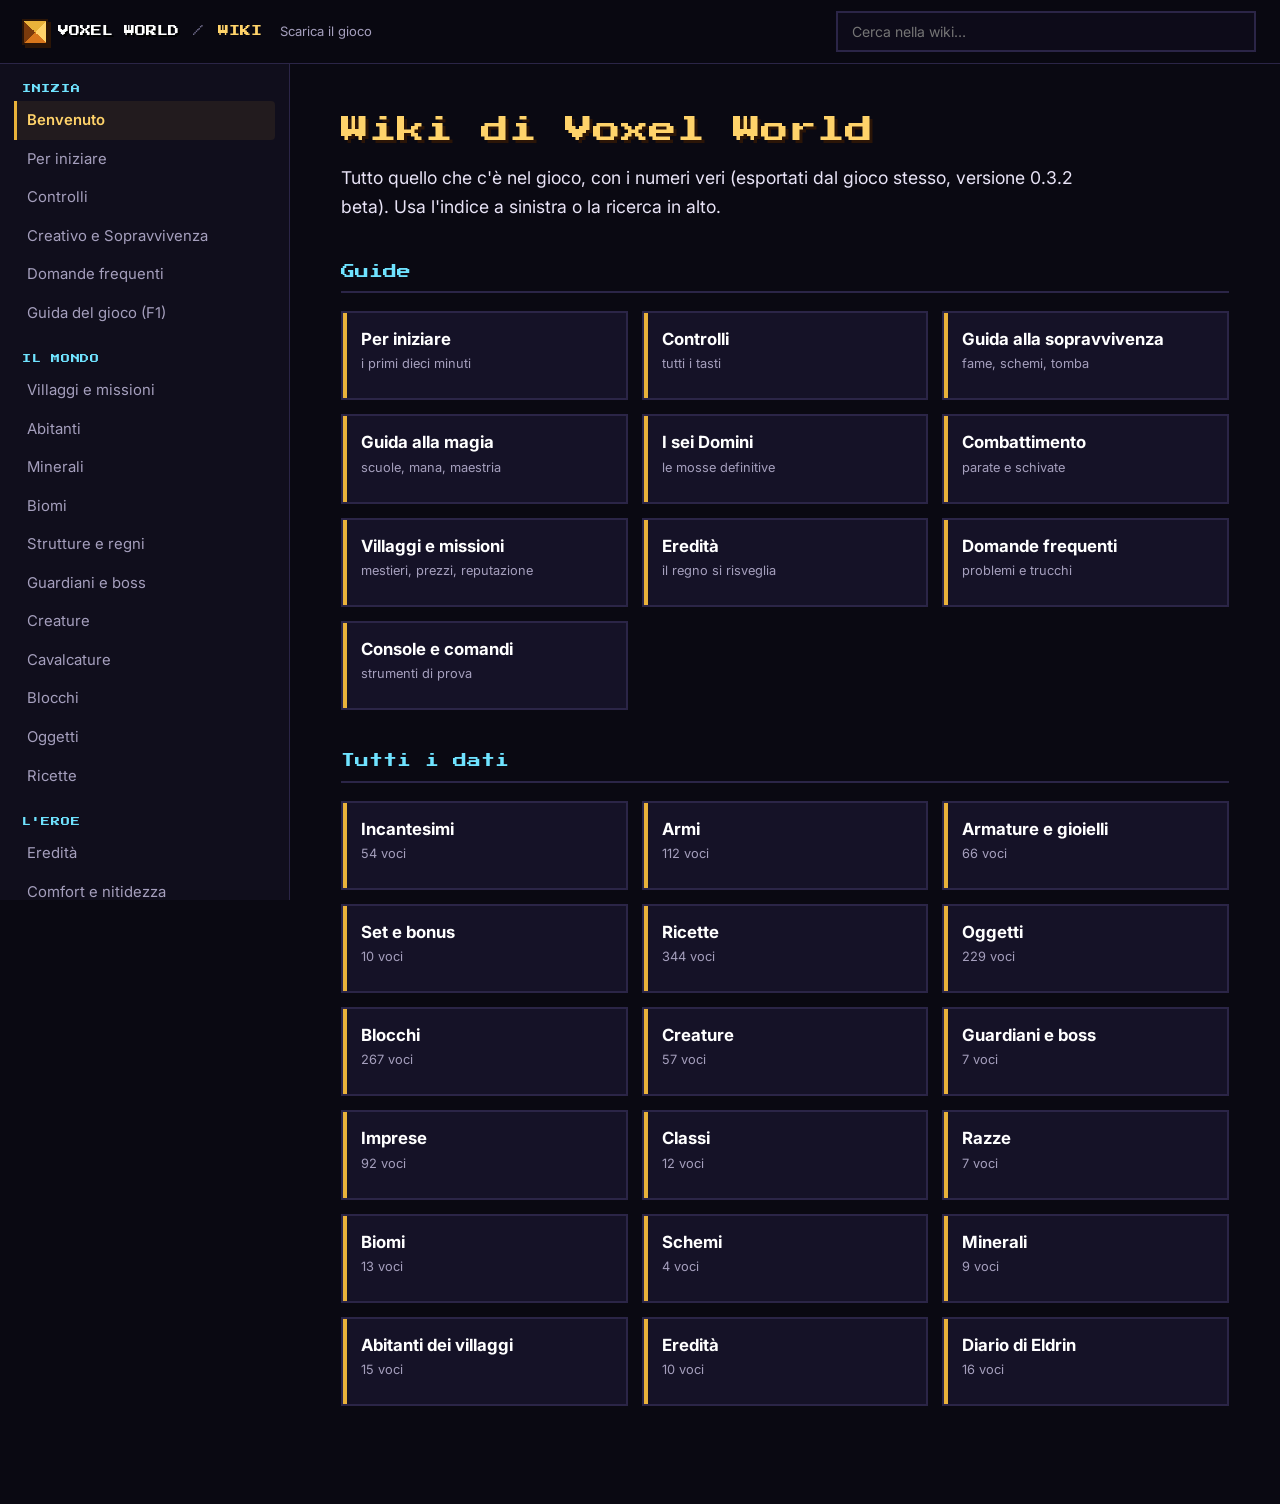
<file: wiki/index.html>
<!doctype html>
<html lang="it">
<head>
<meta charset="utf-8">
<meta name="viewport" content="width=device-width, initial-scale=1">
<title>Wiki di Voxel World</title>
<meta name="description" content="La wiki completa di Voxel World: incantesimi, armi, armature, ricette, creature, blocchi, boss, sopravvivenza, domini e guide.">
<meta name="theme-color" content="#0a0912">
<link rel="icon" href="../assets/favicon.svg" type="image/svg+xml">
<link rel="preconnect" href="https://fonts.googleapis.com">
<link rel="preconnect" href="https://fonts.gstatic.com" crossorigin>
<link href="https://fonts.googleapis.com/css2?family=Inter:wght@400;500;600;700&family=Press+Start+2P&display=swap" rel="stylesheet">
<link rel="stylesheet" href="../assets/css/site.css">
<link rel="stylesheet" href="wiki.css?v=4">
</head>
<body class="wiki">
<a class="skip" href="#doc">Vai al contenuto</a>
<header class="wtop">
  <button class="menu-btn" id="menuBtn" aria-label="Apri l'indice" aria-expanded="false">☰</button>
  <a class="brand" href="../index.html"><i></i>VOXEL WORLD</a>
  <span class="sep">/</span><a class="wiki-name" href="#/home">WIKI</a>
  <a class="home" href="../index.html#scarica">Scarica il gioco</a>
  <form id="searchForm" role="search"><input id="search" type="search" placeholder="Cerca nella wiki…" aria-label="Cerca nella wiki" autocomplete="off"></form>
</header>
<div class="layout">
  <nav class="side" id="side" aria-label="Indice della wiki"></nav>
  <main class="doc" id="doc" tabindex="-1"><p class="empty">Carico la wiki…</p></main>
</div>
<script src="data/wiki-data.js"></script>
<script src="content.js?v=4"></script>
<script src="wiki.js?v=3"></script>
</body>
</html>
</file>
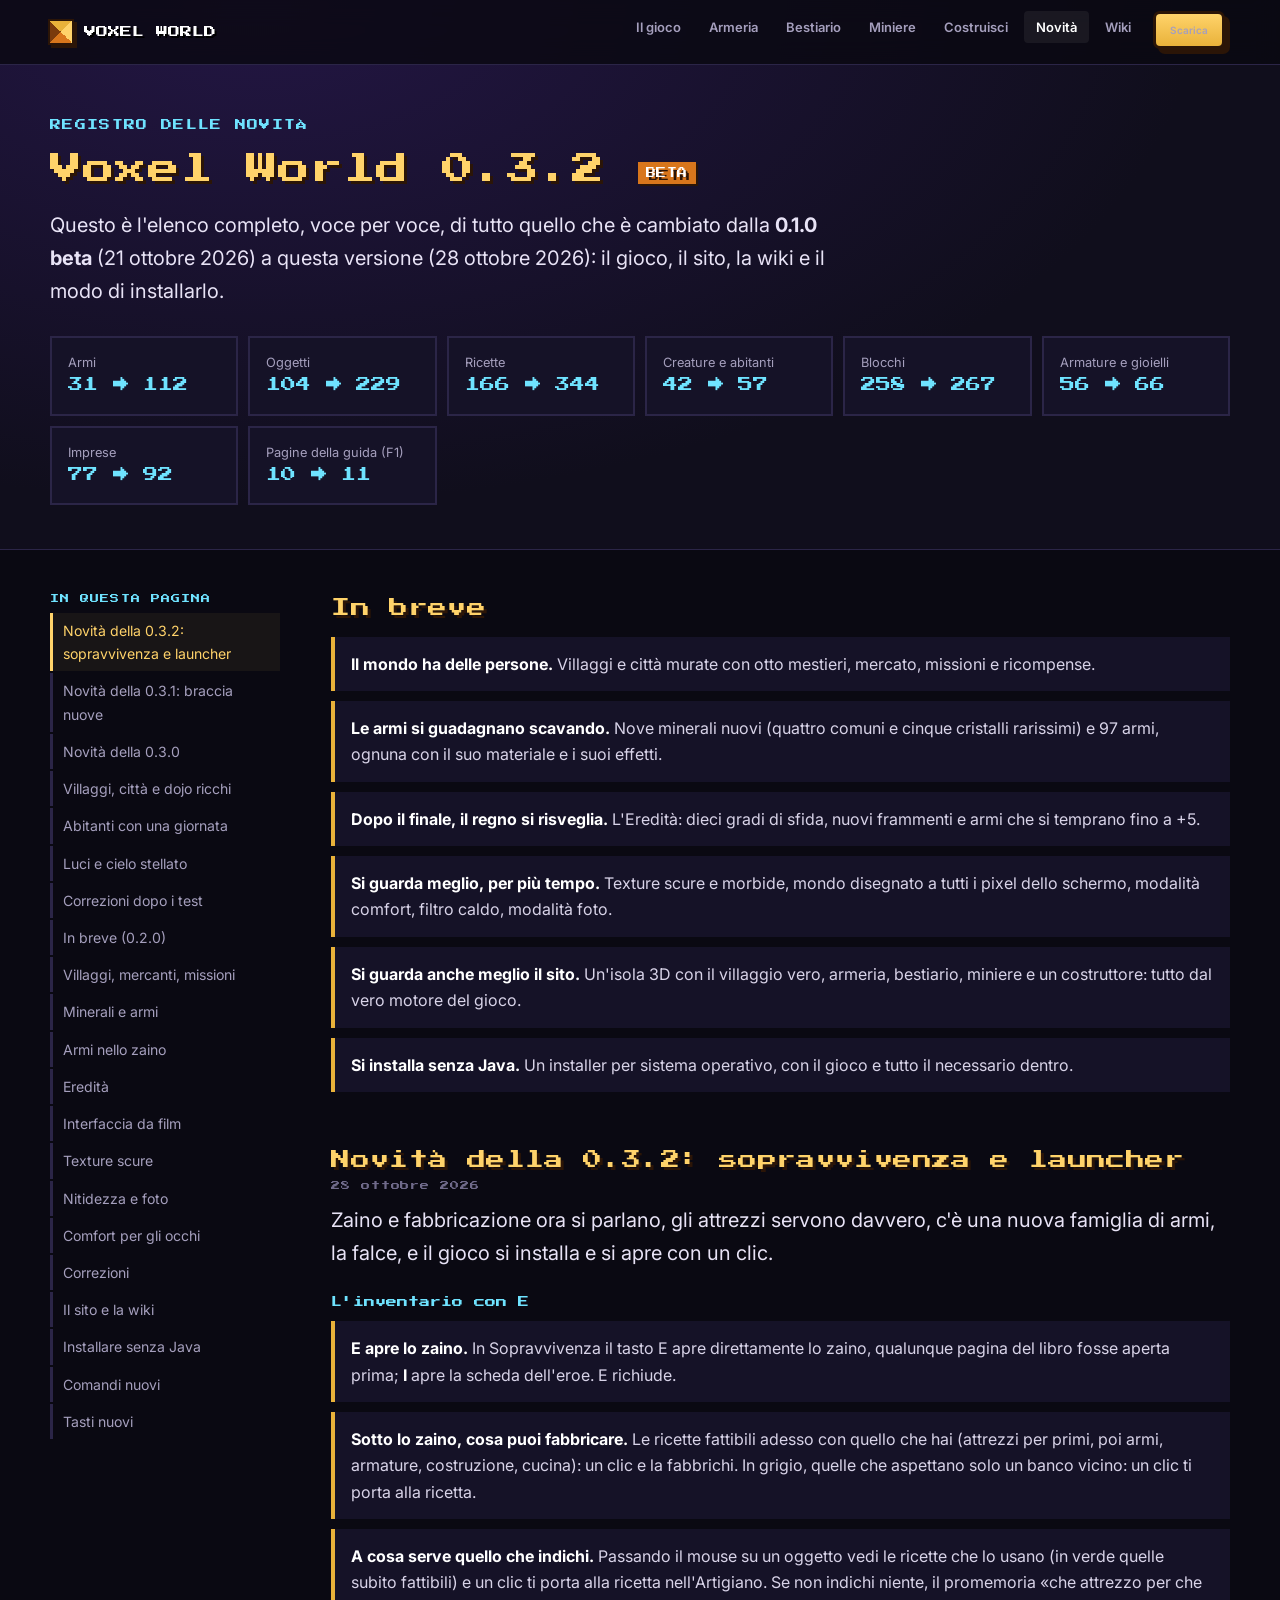
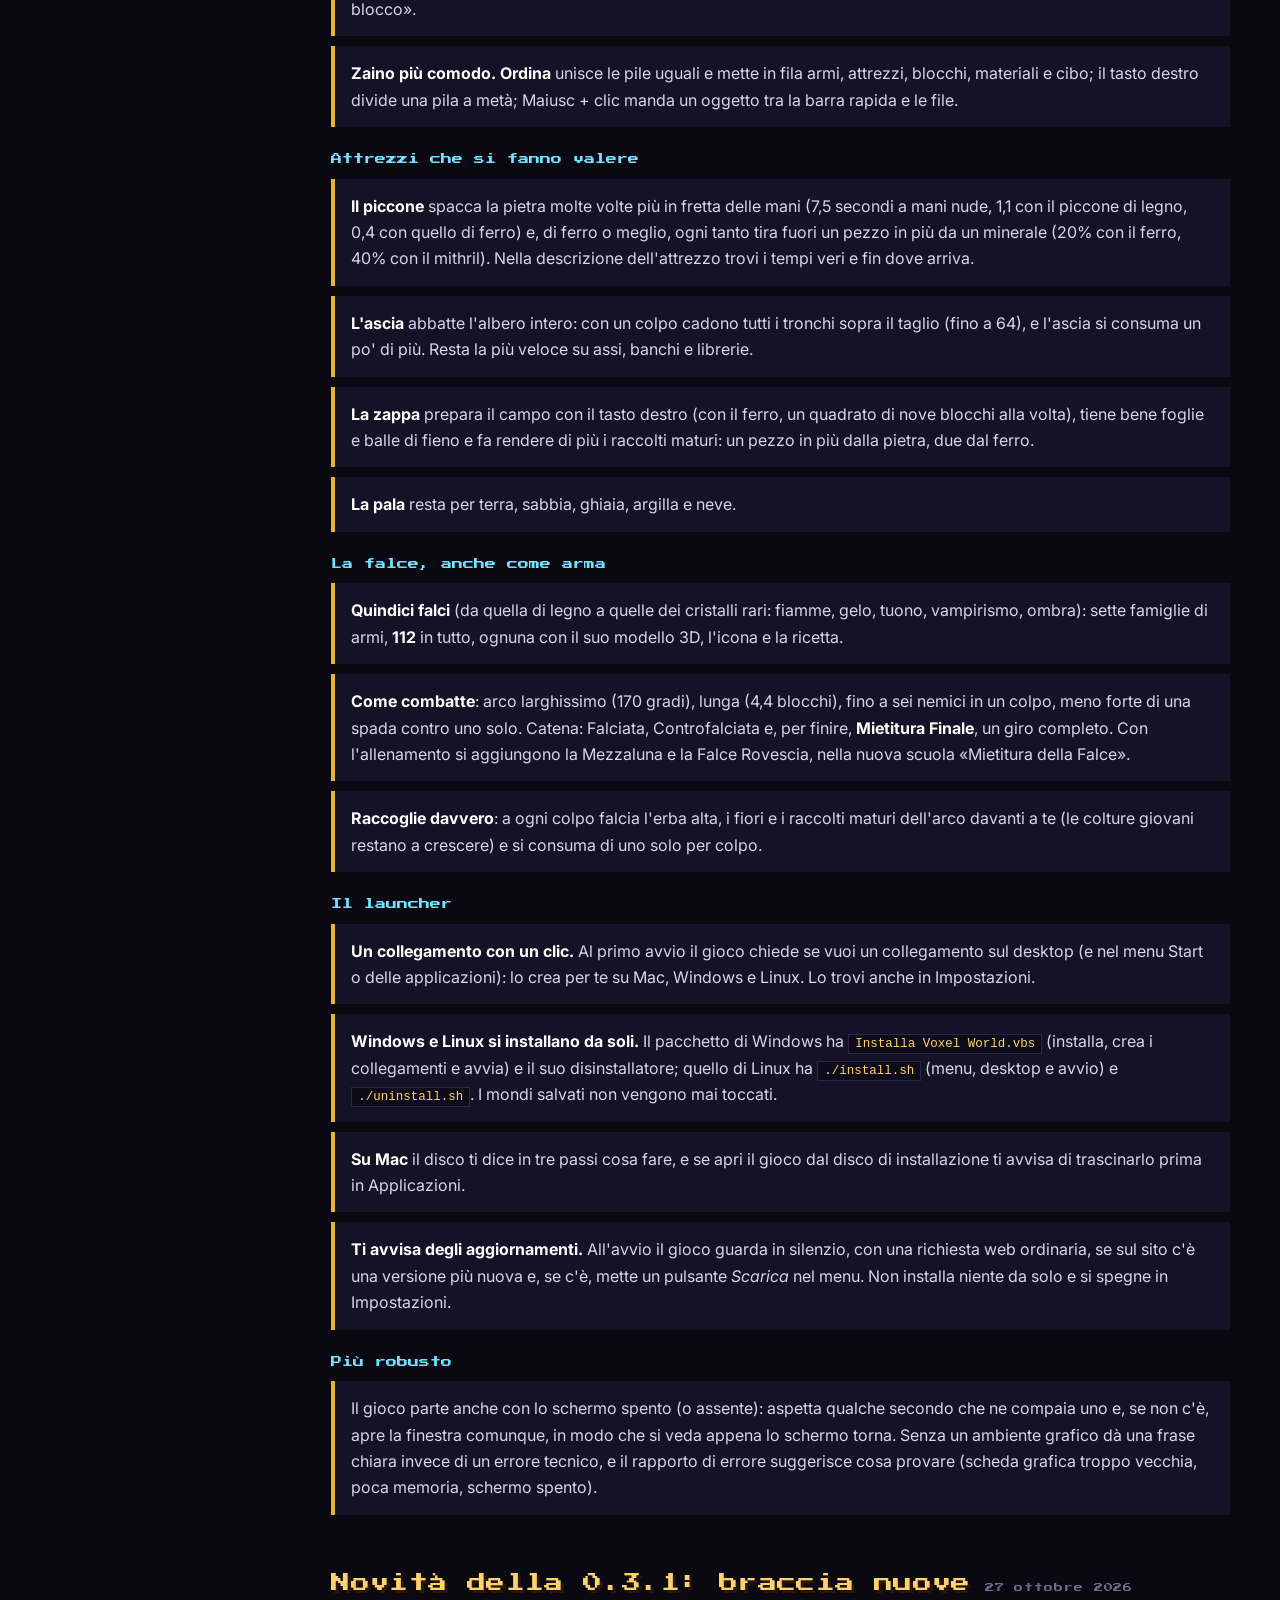
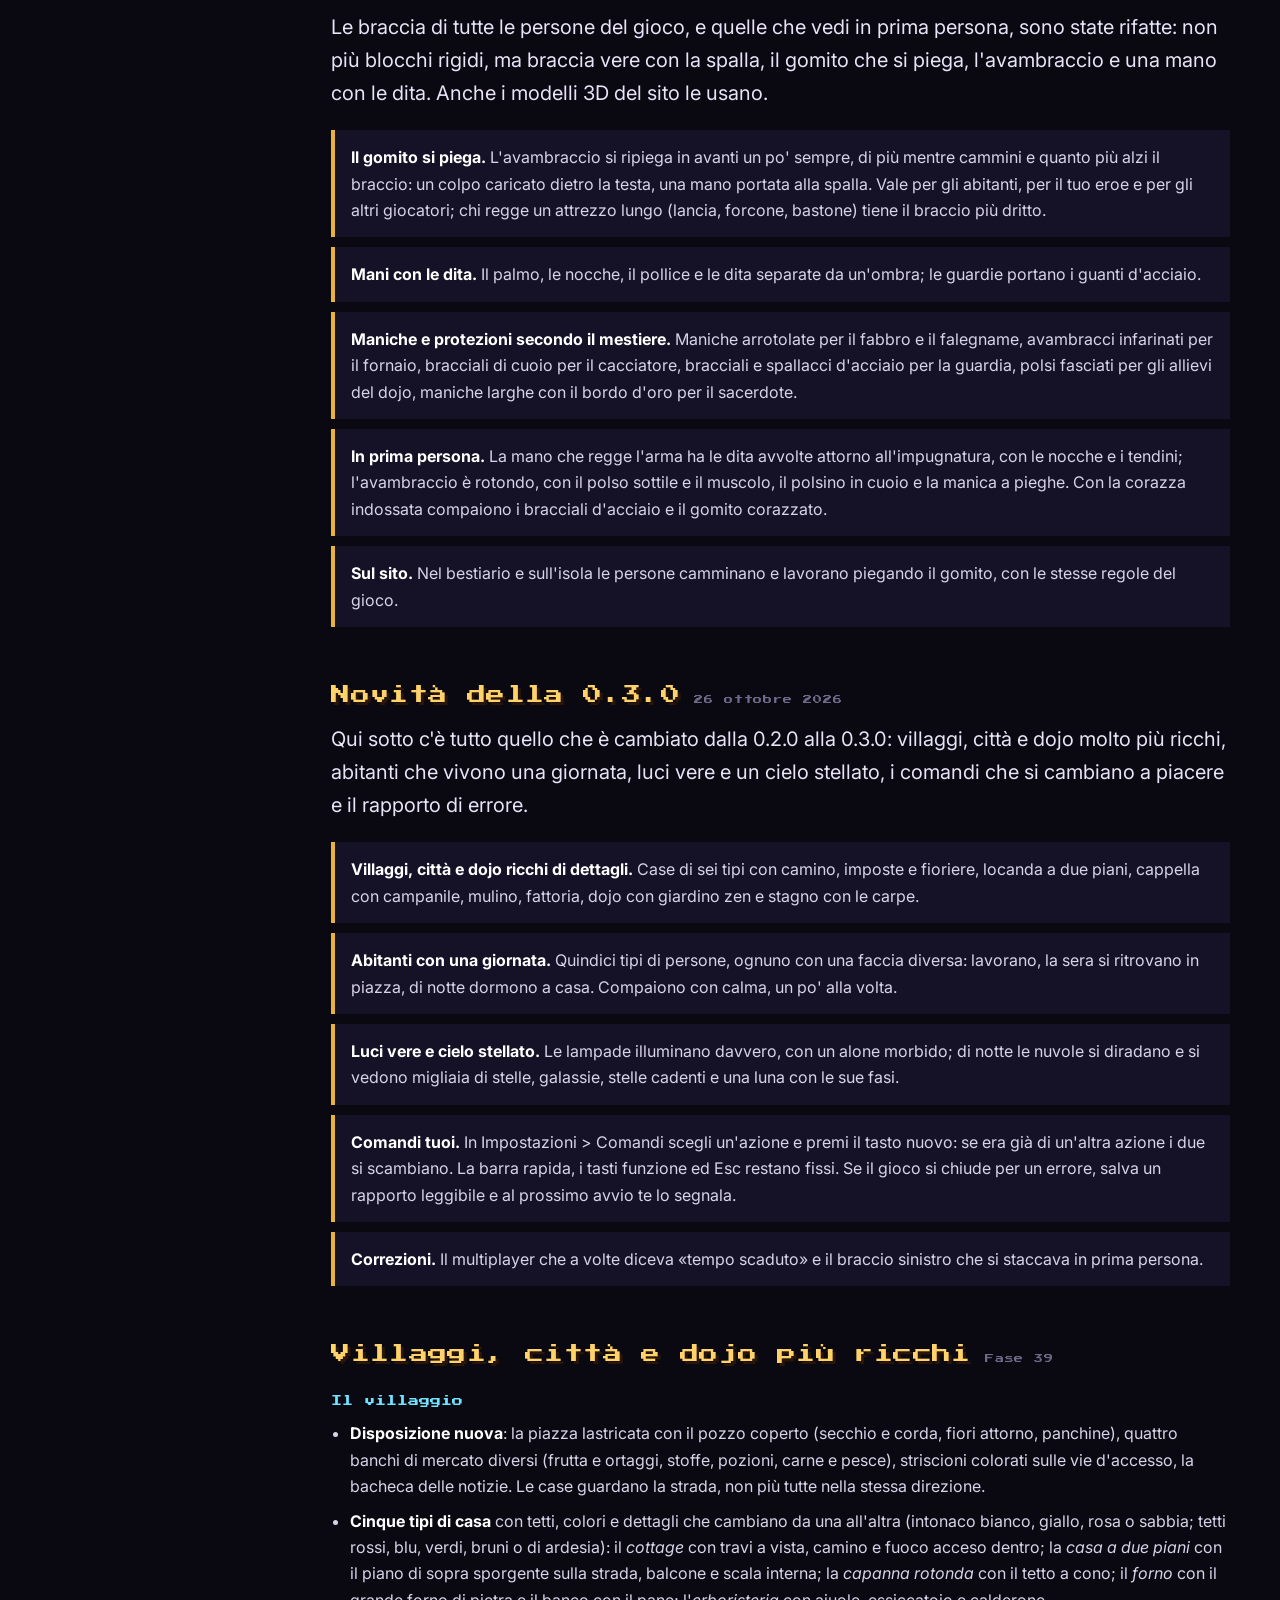
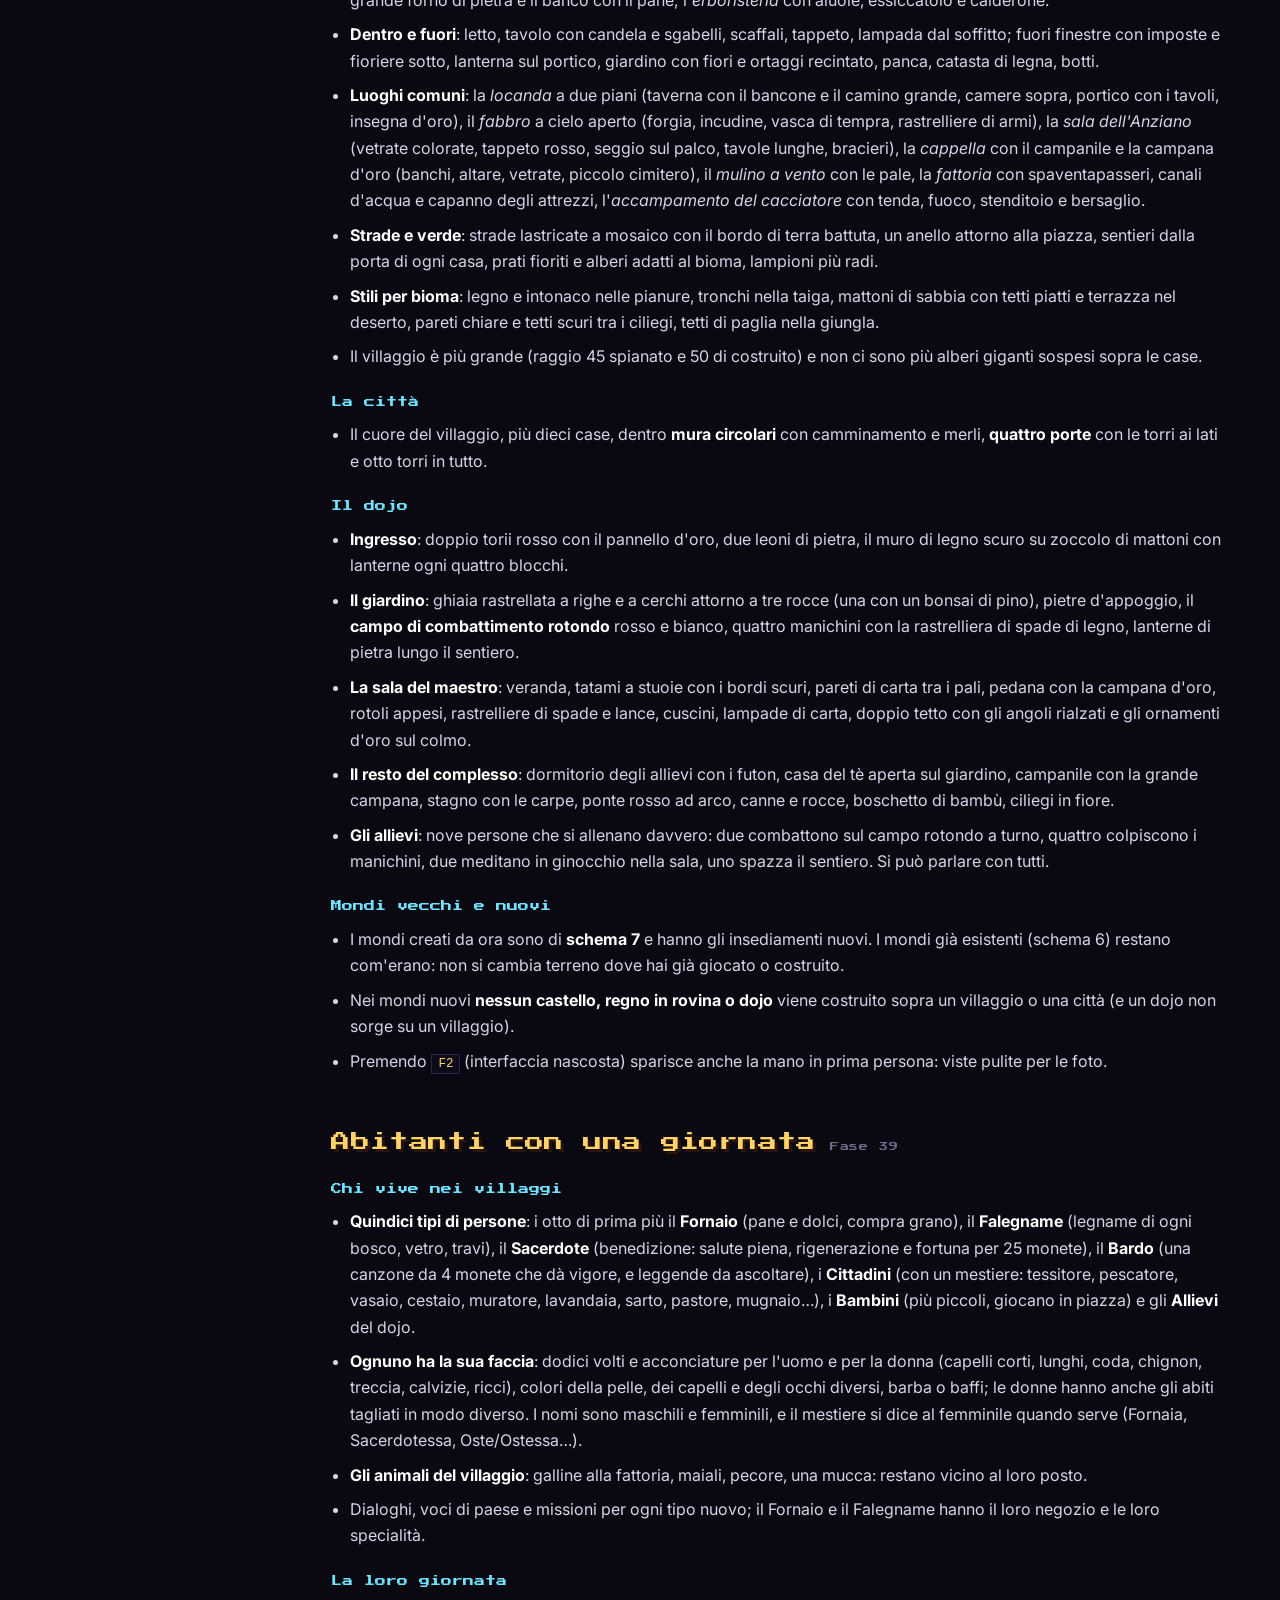
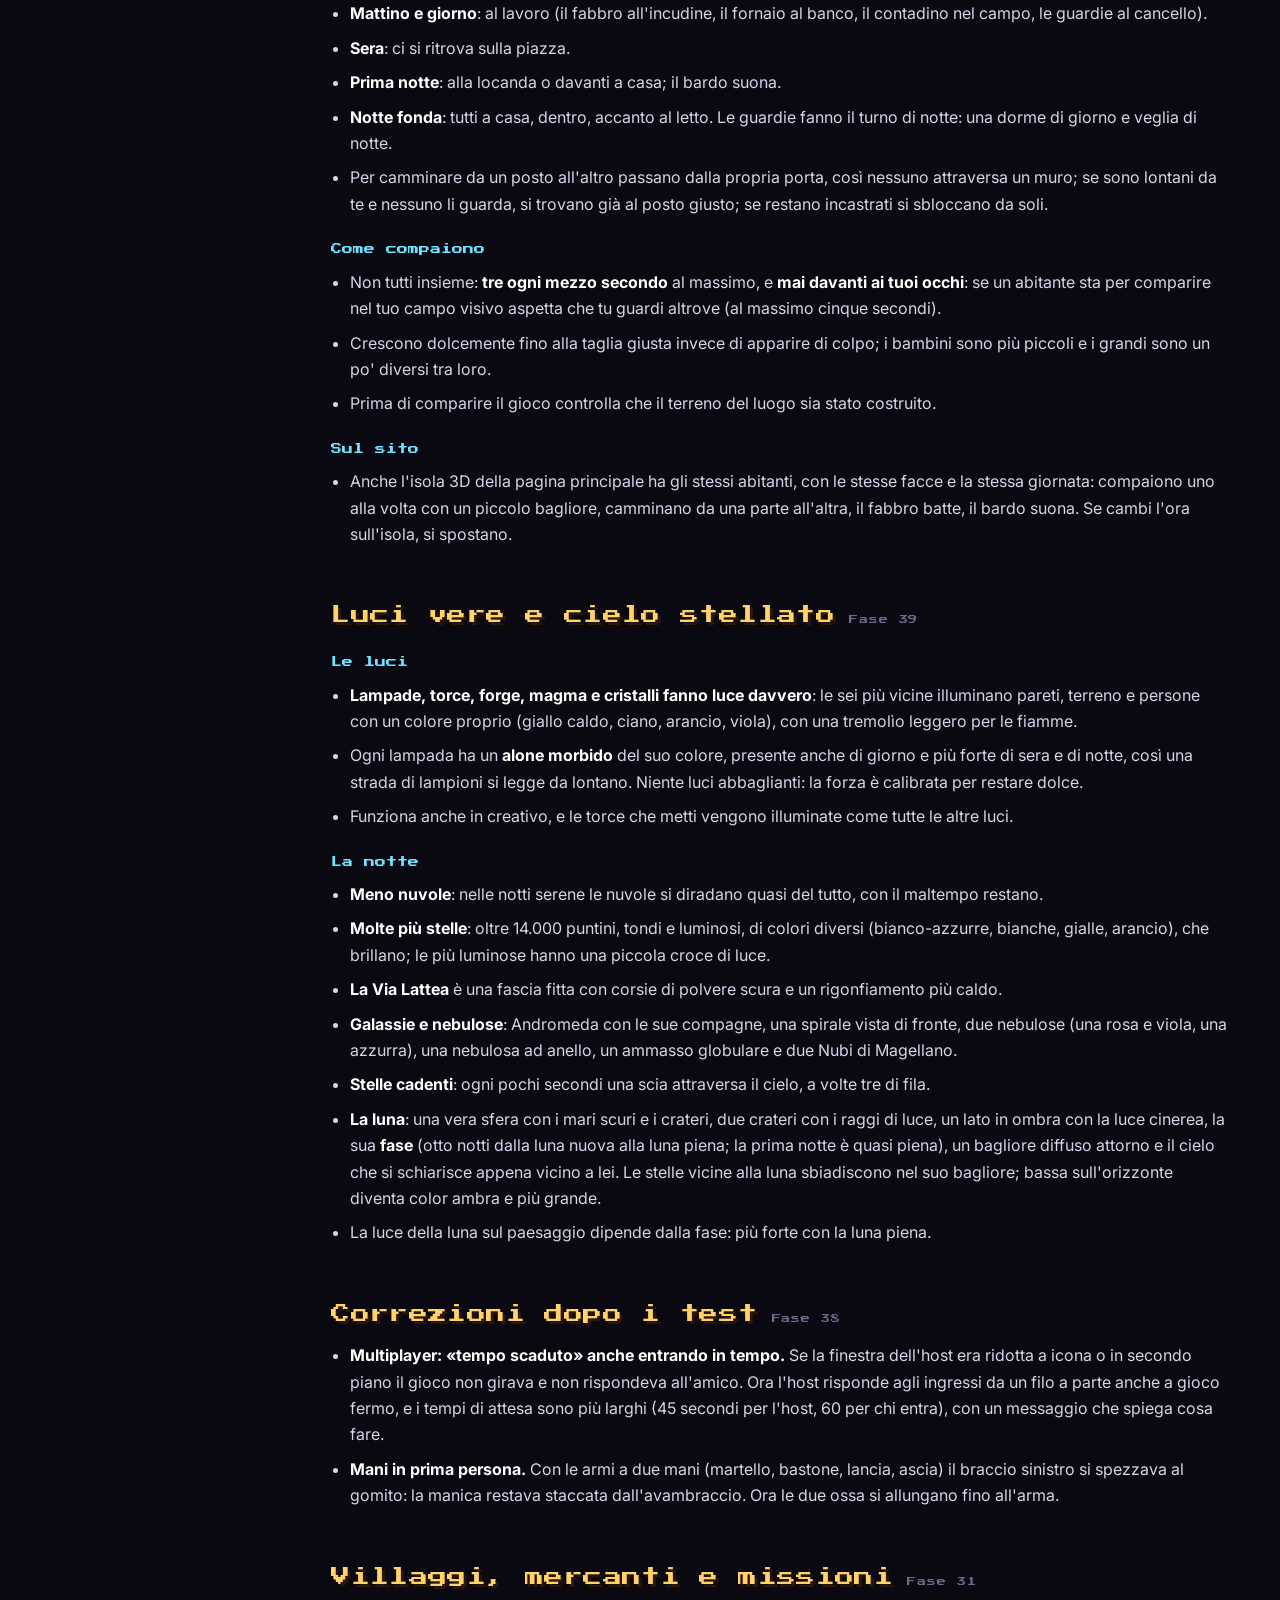
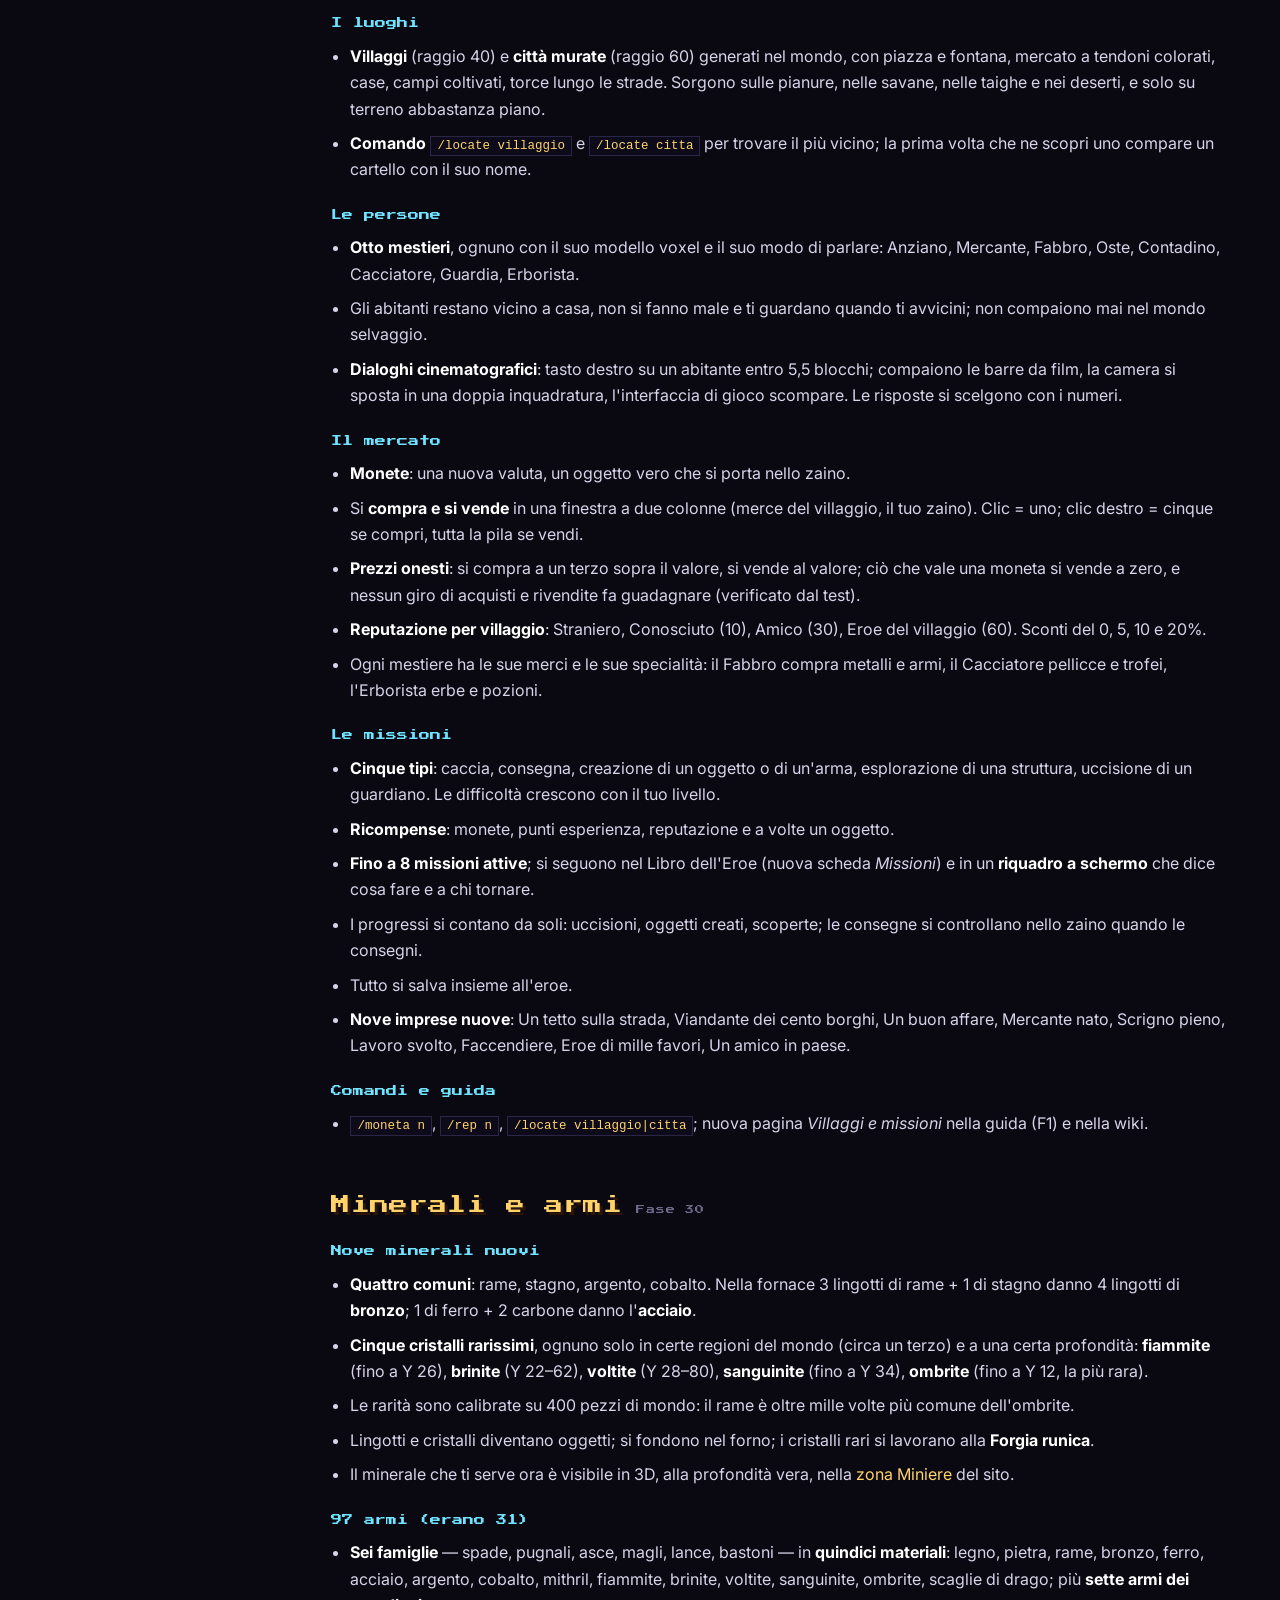
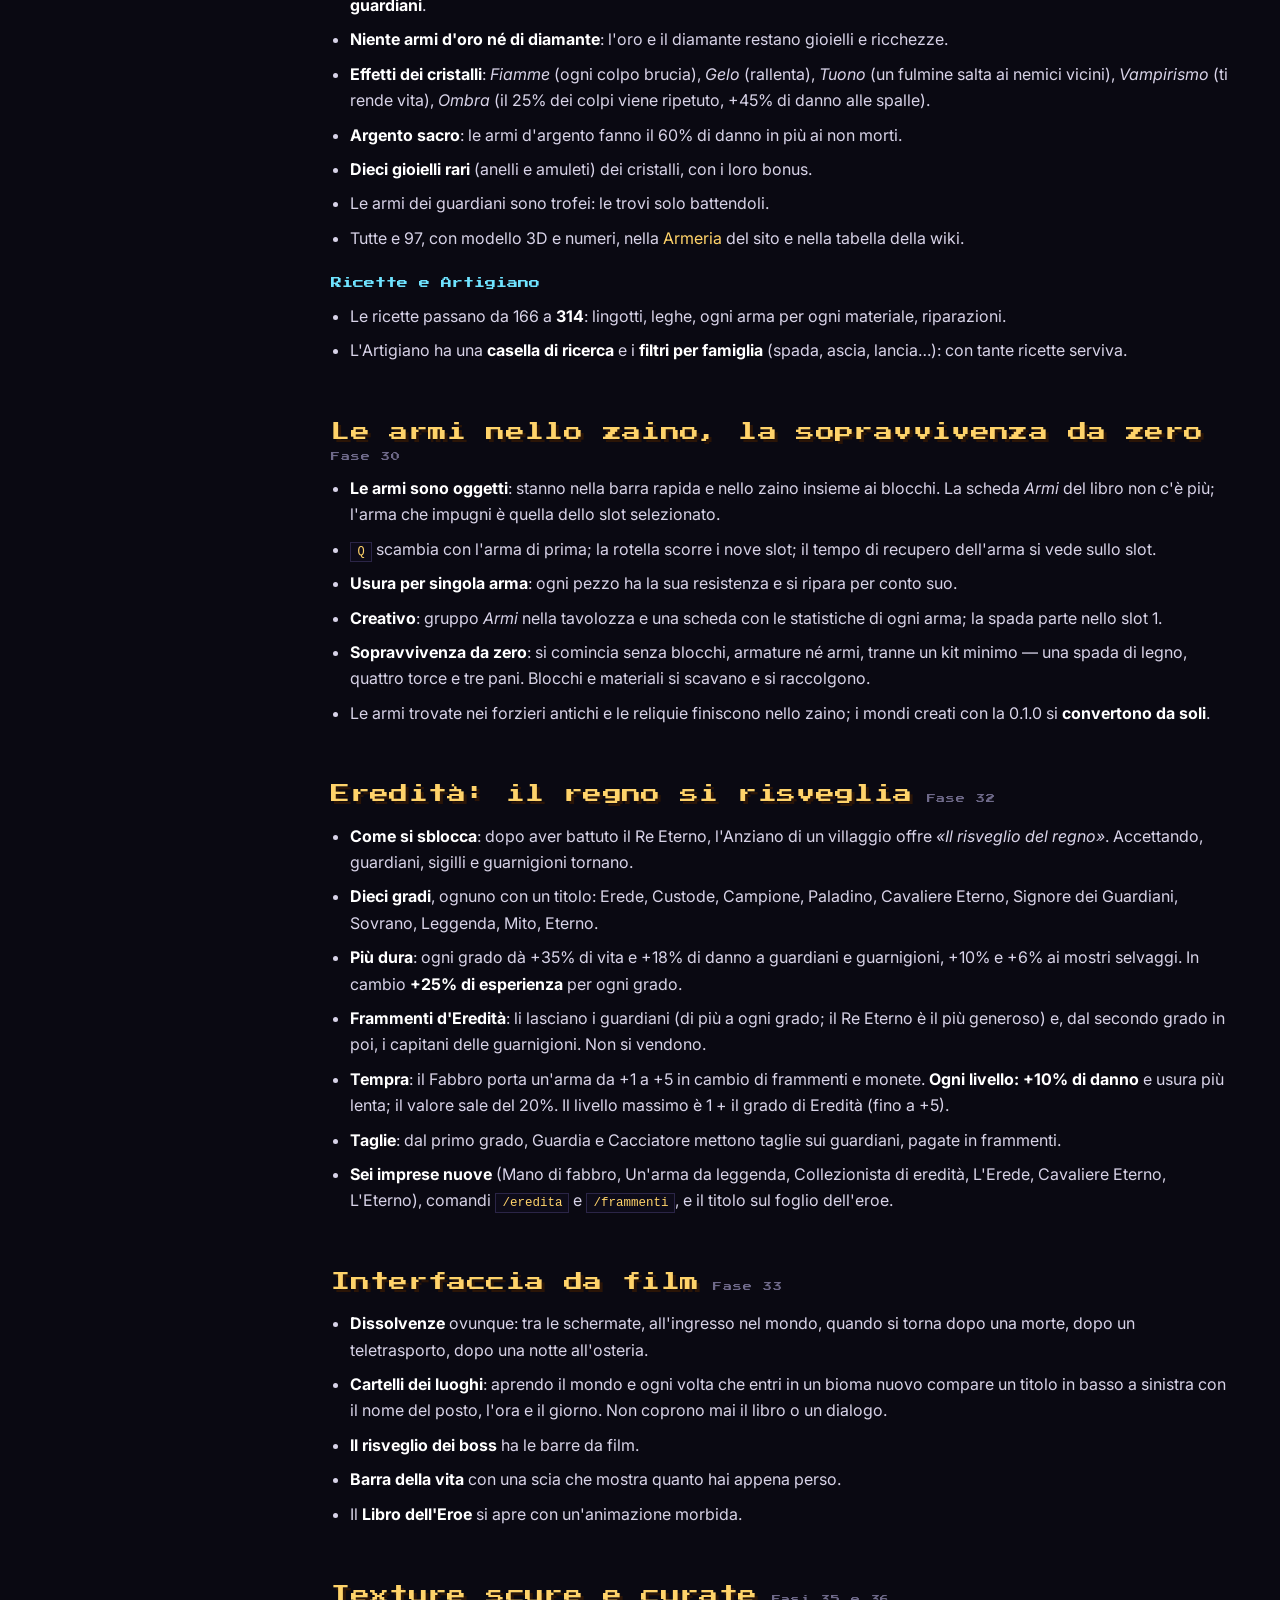
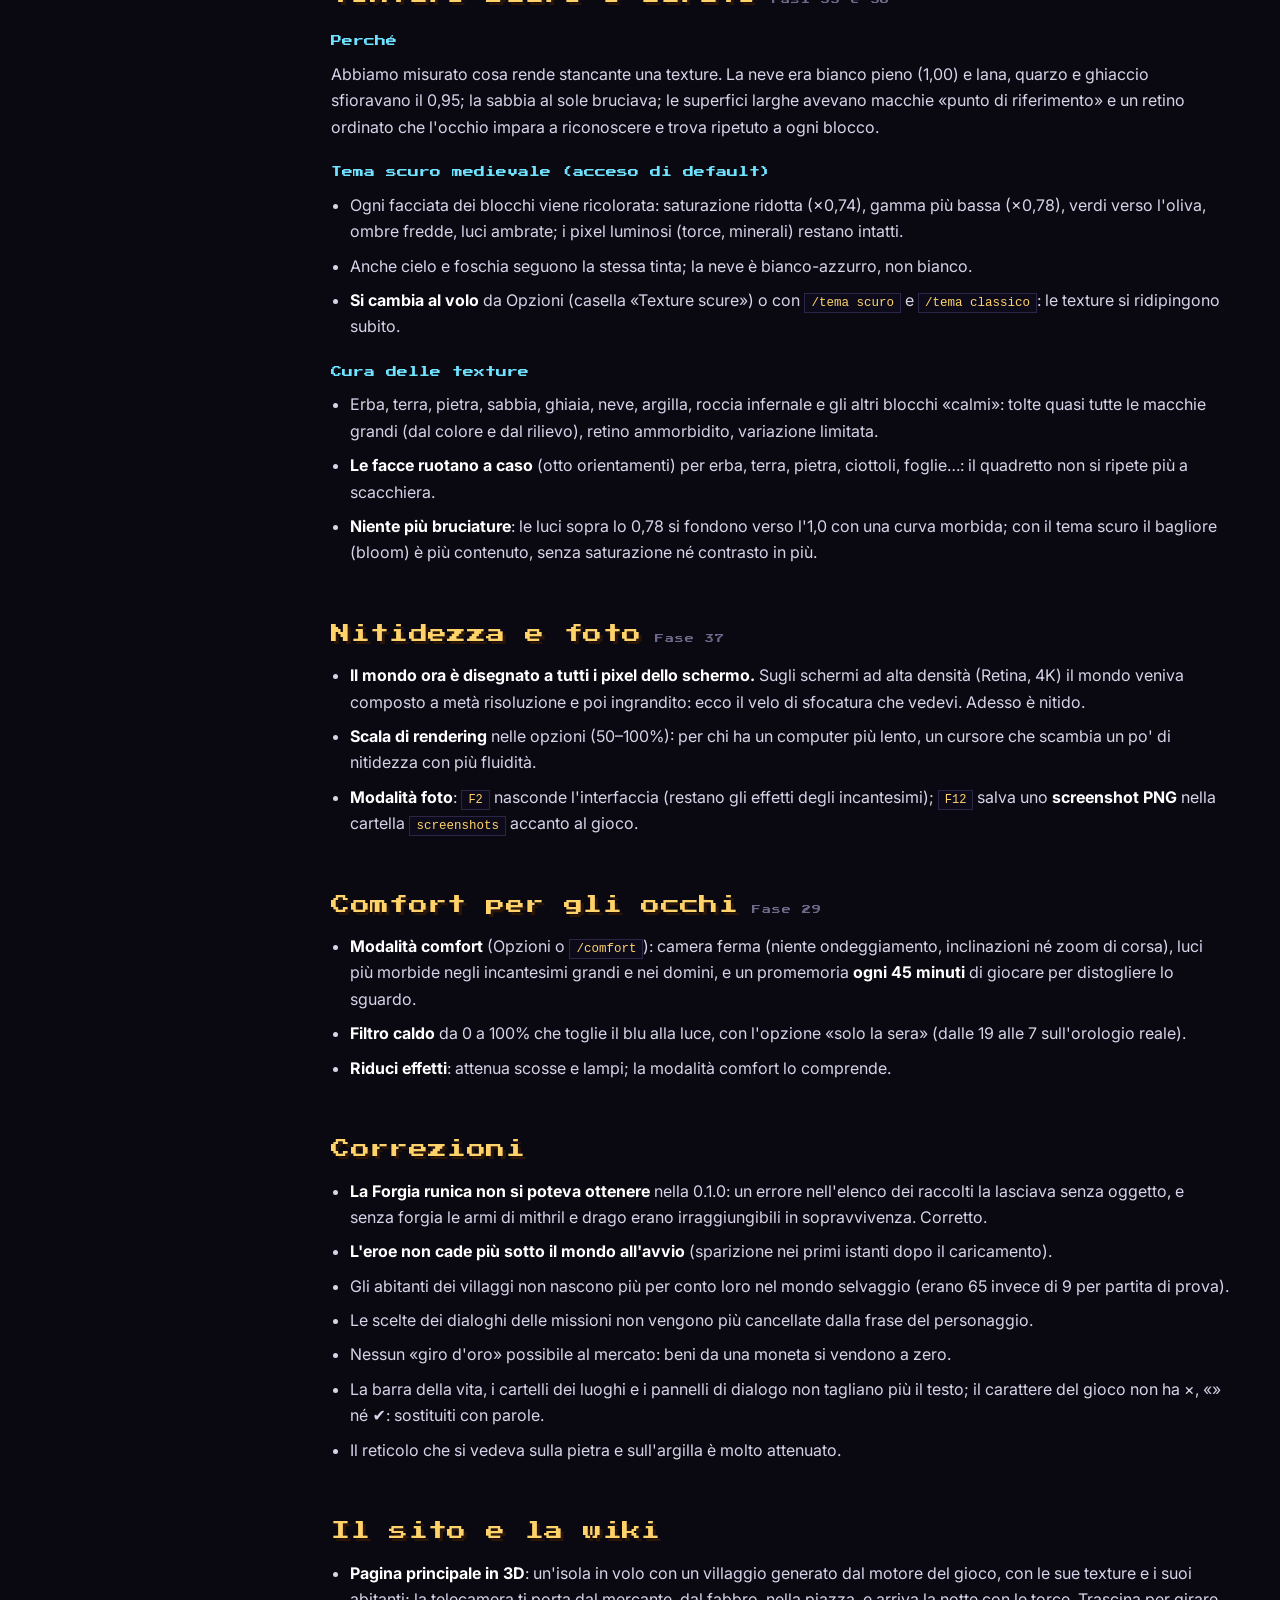
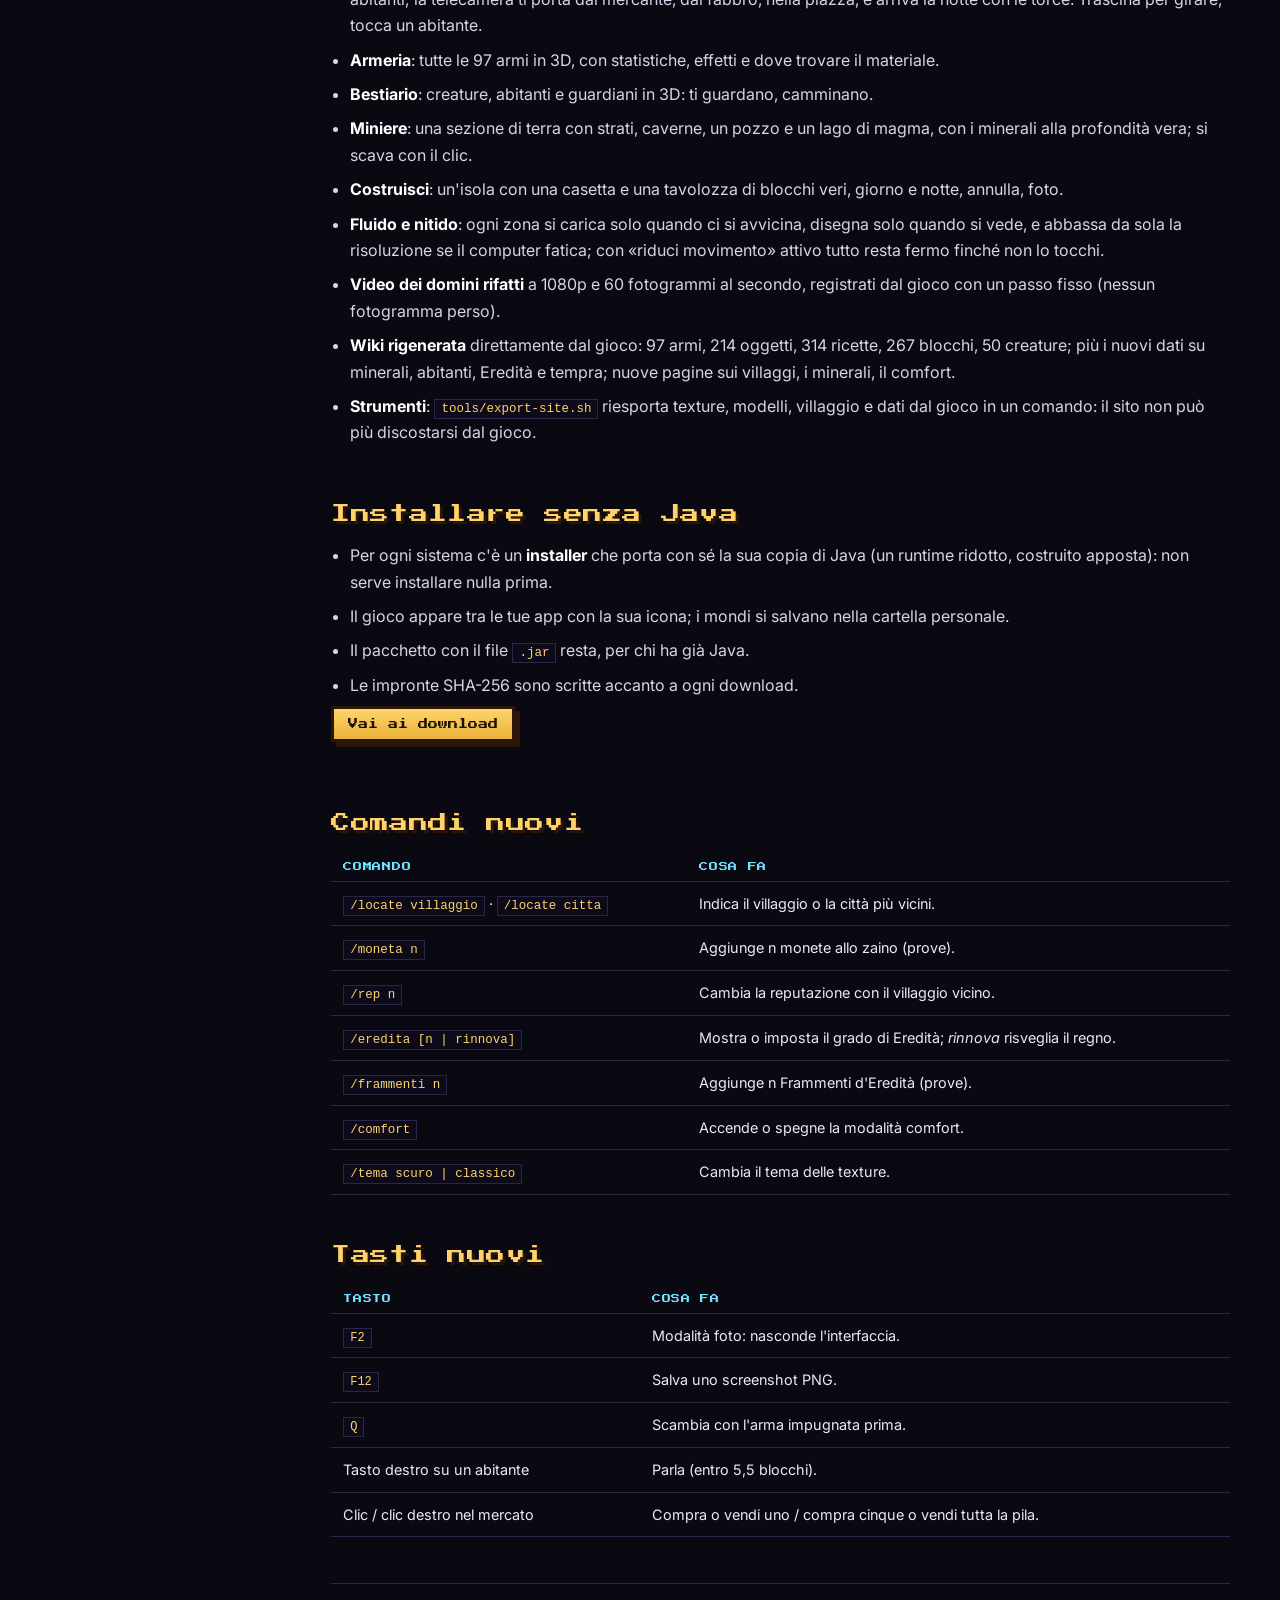
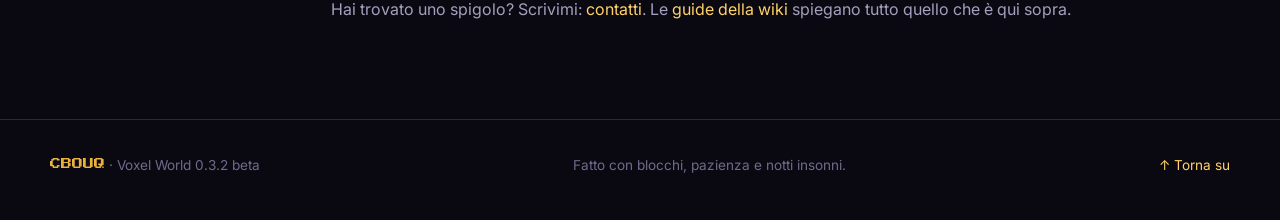
<file: novita.html>
<!doctype html>
<html lang="it">
<head>
<meta charset="utf-8">
<meta name="viewport" content="width=device-width, initial-scale=1">
<title>Novità 0.3.2 beta — Voxel World</title>
<meta name="description" content="Tutto quello che è cambiato in Voxel World dalla 0.1.0 beta alla 0.3.2 beta, voce per voce: sopravvivenza (inventario con E, attrezzi, falce), launcher, braccia nuove, villaggi e dojo ricchi, abitanti con una giornata, luci e cielo stellato, comandi riassegnabili, missioni, Eredità, minerali e armi, texture scure, interfaccia da film, nitidezza, installer senza Java.">
<meta name="theme-color" content="#0a0912">
<meta property="og:title" content="Novità 0.3.2 beta — Voxel World">
<meta property="og:image" content="assets/img/hero-island.webp">
<link rel="icon" href="assets/favicon.svg" type="image/svg+xml">
<link rel="preconnect" href="https://fonts.googleapis.com">
<link rel="preconnect" href="https://fonts.gstatic.com" crossorigin>
<link href="https://fonts.googleapis.com/css2?family=Inter:wght@400;500;600;700&family=Press+Start+2P&display=swap" rel="stylesheet">
<link rel="stylesheet" href="assets/css/site.css">
<link rel="stylesheet" href="assets/css/novita.css">
</head>
<body>
<a class="skip" href="#log">Vai al contenuto</a>
<header class="nav solid" id="nav">
  <div class="wrap">
    <a class="brand" href="./" aria-label="Voxel World, pagina iniziale"><i></i>VOXEL WORLD</a>
    <button class="burger" id="burger" aria-label="Apri il menu" aria-expanded="false" aria-controls="menu"><span></span><span></span><span></span></button>
    <ul id="menu">
      <li><a href="./#gioco">Il gioco</a></li>
      <li><a href="./#armeria">Armeria</a></li>
      <li><a href="./#bestiario">Bestiario</a></li>
      <li><a href="./#miniere">Miniere</a></li>
      <li><a href="./#costruisci">Costruisci</a></li>
      <li><a href="novita.html" aria-current="page">Novità</a></li>
      <li><a href="wiki/">Wiki</a></li>
      <li class="cta"><a class="btn sm" href="./#scarica">Scarica</a></li>
    </ul>
  </div>
</header>

<main>
  <header class="log-hero">
    <div class="wrap">
      <span class="eyebrow">Registro delle novità</span>
      <h1 class="px">Voxel World 0.3.2 <span class="badge">BETA</span></h1>
      <p class="lead">Questo è l'elenco completo, voce per voce, di tutto quello che è cambiato dalla <b>0.1.0 beta</b> (21 ottobre 2026) a questa versione (28 ottobre 2026): il gioco, il sito, la wiki e il modo di installarlo.</p>
      <div class="diff" aria-label="Il gioco in numeri, prima e dopo">
        <div><small>Armi</small><b>31 → 112</b></div>
        <div><small>Oggetti</small><b>104 → 229</b></div>
        <div><small>Ricette</small><b>166 → 344</b></div>
        <div><small>Creature e abitanti</small><b>42 → 57</b></div>
        <div><small>Blocchi</small><b>258 → 267</b></div>
        <div><small>Armature e gioielli</small><b>56 → 66</b></div>
        <div><small>Imprese</small><b>77 → 92</b></div>
        <div><small>Pagine della guida (F1)</small><b>10 → 11</b></div>
      </div>
    </div>
  </header>

  <div class="wrap log-layout" id="log">
    <nav class="toc" aria-label="Indice">
      <b>In questa pagina</b>
      <a href="#sopravvivenza-032">Novità della 0.3.2: sopravvivenza e launcher</a>
      <a href="#braccia">Novità della 0.3.1: braccia nuove</a>
      <a href="#prossima">Novità della 0.3.0</a>
      <a href="#insediamenti">Villaggi, città e dojo ricchi</a>
      <a href="#abitanti">Abitanti con una giornata</a>
      <a href="#luci-cielo">Luci e cielo stellato</a>
      <a href="#correzioni-39">Correzioni dopo i test</a>
      <a href="#sintesi">In breve (0.2.0)</a>
      <a href="#villaggi">Villaggi, mercanti, missioni</a>
      <a href="#minerali">Minerali e armi</a>
      <a href="#inventario">Armi nello zaino</a>
      <a href="#eredita">Eredità</a>
      <a href="#cinema">Interfaccia da film</a>
      <a href="#texture">Texture scure</a>
      <a href="#nitidezza">Nitidezza e foto</a>
      <a href="#comfort">Comfort per gli occhi</a>
      <a href="#correzioni">Correzioni</a>
      <a href="#sito">Il sito e la wiki</a>
      <a href="#installa">Installare senza Java</a>
      <a href="#comandi">Comandi nuovi</a>
      <a href="#tasti">Tasti nuovi</a>
    </nav>

    <div class="log">
      <section id="sintesi">
        <h2 class="px">In breve</h2>
        <ul class="plain">
          <li><b>Il mondo ha delle persone.</b> Villaggi e città murate con otto mestieri, mercato, missioni e ricompense.</li>
          <li><b>Le armi si guadagnano scavando.</b> Nove minerali nuovi (quattro comuni e cinque cristalli rarissimi) e 97 armi, ognuna con il suo materiale e i suoi effetti.</li>
          <li><b>Dopo il finale, il regno si risveglia.</b> L'Eredità: dieci gradi di sfida, nuovi frammenti e armi che si temprano fino a +5.</li>
          <li><b>Si guarda meglio, per più tempo.</b> Texture scure e morbide, mondo disegnato a tutti i pixel dello schermo, modalità comfort, filtro caldo, modalità foto.</li>
          <li><b>Si guarda anche meglio il sito.</b> Un'isola 3D con il villaggio vero, armeria, bestiario, miniere e un costruttore: tutto dal vero motore del gioco.</li>
          <li><b>Si installa senza Java.</b> Un installer per sistema operativo, con il gioco e tutto il necessario dentro.</li>
        </ul>
      </section>

      <section id="sopravvivenza-032">
        <h2 class="px">Novità della 0.3.2: sopravvivenza e launcher <small>28 ottobre 2026</small></h2>
        <p class="lead" style="max-width:70ch">Zaino e fabbricazione ora si parlano, gli attrezzi servono davvero, c'è una nuova famiglia di armi, la falce, e il gioco si installa e si apre con un clic.</p>
        <h3>L'inventario con E</h3>
        <ul class="plain">
          <li><b>E apre lo zaino.</b> In Sopravvivenza il tasto E apre direttamente lo zaino, qualunque pagina del libro fosse aperta prima; <b>I</b> apre la scheda dell'eroe. E richiude.</li>
          <li><b>Sotto lo zaino, cosa puoi fabbricare.</b> Le ricette fattibili adesso con quello che hai (attrezzi per primi, poi armi, armature, costruzione, cucina): un clic e la fabbrichi. In grigio, quelle che aspettano solo un banco vicino: un clic ti porta alla ricetta.</li>
          <li><b>A cosa serve quello che indichi.</b> Passando il mouse su un oggetto vedi le ricette che lo usano (in verde quelle subito fattibili) e un clic ti porta alla ricetta nell'Artigiano. Se non indichi niente, il promemoria «che attrezzo per che blocco».</li>
          <li><b>Zaino più comodo.</b> <b>Ordina</b> unisce le pile uguali e mette in fila armi, attrezzi, blocchi, materiali e cibo; il tasto destro divide una pila a metà; Maiusc + clic manda un oggetto tra la barra rapida e le file.</li>
        </ul>
        <h3>Attrezzi che si fanno valere</h3>
        <ul class="plain">
          <li><b>Il piccone</b> spacca la pietra molte volte più in fretta delle mani (7,5 secondi a mani nude, 1,1 con il piccone di legno, 0,4 con quello di ferro) e, di ferro o meglio, ogni tanto tira fuori un pezzo in più da un minerale (20% con il ferro, 40% con il mithril). Nella descrizione dell'attrezzo trovi i tempi veri e fin dove arriva.</li>
          <li><b>L'ascia</b> abbatte l'albero intero: con un colpo cadono tutti i tronchi sopra il taglio (fino a 64), e l'ascia si consuma un po' di più. Resta la più veloce su assi, banchi e librerie.</li>
          <li><b>La zappa</b> prepara il campo con il tasto destro (con il ferro, un quadrato di nove blocchi alla volta), tiene bene foglie e balle di fieno e fa rendere di più i raccolti maturi: un pezzo in più dalla pietra, due dal ferro.</li>
          <li><b>La pala</b> resta per terra, sabbia, ghiaia, argilla e neve.</li>
        </ul>
        <h3>La falce, anche come arma</h3>
        <ul class="plain">
          <li><b>Quindici falci</b> (da quella di legno a quelle dei cristalli rari: fiamme, gelo, tuono, vampirismo, ombra): sette famiglie di armi, <b>112</b> in tutto, ognuna con il suo modello 3D, l'icona e la ricetta.</li>
          <li><b>Come combatte</b>: arco larghissimo (170 gradi), lunga (4,4 blocchi), fino a sei nemici in un colpo, meno forte di una spada contro uno solo. Catena: Falciata, Controfalciata e, per finire, <b>Mietitura Finale</b>, un giro completo. Con l'allenamento si aggiungono la Mezzaluna e la Falce Rovescia, nella nuova scuola «Mietitura della Falce».</li>
          <li><b>Raccoglie davvero</b>: a ogni colpo falcia l'erba alta, i fiori e i raccolti maturi dell'arco davanti a te (le colture giovani restano a crescere) e si consuma di uno solo per colpo.</li>
        </ul>
        <h3>Il launcher</h3>
        <ul class="plain">
          <li><b>Un collegamento con un clic.</b> Al primo avvio il gioco chiede se vuoi un collegamento sul desktop (e nel menu Start o delle applicazioni): lo crea per te su Mac, Windows e Linux. Lo trovi anche in Impostazioni.</li>
          <li><b>Windows e Linux si installano da soli.</b> Il pacchetto di Windows ha <code>Installa Voxel World.vbs</code> (installa, crea i collegamenti e avvia) e il suo disinstallatore; quello di Linux ha <code>./install.sh</code> (menu, desktop e avvio) e <code>./uninstall.sh</code>. I mondi salvati non vengono mai toccati.</li>
          <li><b>Su Mac</b> il disco ti dice in tre passi cosa fare, e se apri il gioco dal disco di installazione ti avvisa di trascinarlo prima in Applicazioni.</li>
          <li><b>Ti avvisa degli aggiornamenti.</b> All'avvio il gioco guarda in silenzio, con una richiesta web ordinaria, se sul sito c'è una versione più nuova e, se c'è, mette un pulsante <i>Scarica</i> nel menu. Non installa niente da solo e si spegne in Impostazioni.</li>
        </ul>
        <h3>Più robusto</h3>
        <ul class="plain">
          <li>Il gioco parte anche con lo schermo spento (o assente): aspetta qualche secondo che ne compaia uno e, se non c'è, apre la finestra comunque, in modo che si veda appena lo schermo torna. Senza un ambiente grafico dà una frase chiara invece di un errore tecnico, e il rapporto di errore suggerisce cosa provare (scheda grafica troppo vecchia, poca memoria, schermo spento).</li>
        </ul>
      </section>

      <section id="braccia">
        <h2 class="px">Novità della 0.3.1: braccia nuove <small>27 ottobre 2026</small></h2>
        <p class="lead" style="max-width:70ch">Le braccia di tutte le persone del gioco, e quelle che vedi in prima persona, sono state rifatte: non più blocchi rigidi, ma braccia vere con la spalla, il gomito che si piega, l'avambraccio e una mano con le dita. Anche i modelli 3D del sito le usano.</p>
        <ul class="plain">
          <li><b>Il gomito si piega.</b> L'avambraccio si ripiega in avanti un po' sempre, di più mentre cammini e quanto più alzi il braccio: un colpo caricato dietro la testa, una mano portata alla spalla. Vale per gli abitanti, per il tuo eroe e per gli altri giocatori; chi regge un attrezzo lungo (lancia, forcone, bastone) tiene il braccio più dritto.</li>
          <li><b>Mani con le dita.</b> Il palmo, le nocche, il pollice e le dita separate da un'ombra; le guardie portano i guanti d'acciaio.</li>
          <li><b>Maniche e protezioni secondo il mestiere.</b> Maniche arrotolate per il fabbro e il falegname, avambracci infarinati per il fornaio, bracciali di cuoio per il cacciatore, bracciali e spallacci d'acciaio per la guardia, polsi fasciati per gli allievi del dojo, maniche larghe con il bordo d'oro per il sacerdote.</li>
          <li><b>In prima persona.</b> La mano che regge l'arma ha le dita avvolte attorno all'impugnatura, con le nocche e i tendini; l'avambraccio è rotondo, con il polso sottile e il muscolo, il polsino in cuoio e la manica a pieghe. Con la corazza indossata compaiono i bracciali d'acciaio e il gomito corazzato.</li>
          <li><b>Sul sito.</b> Nel bestiario e sull'isola le persone camminano e lavorano piegando il gomito, con le stesse regole del gioco.</li>
        </ul>
      </section>

      <section id="prossima">
        <h2 class="px">Novità della 0.3.0 <small>26 ottobre 2026</small></h2>
        <p class="lead" style="max-width:70ch">Qui sotto c'è tutto quello che è cambiato dalla 0.2.0 alla 0.3.0: villaggi, città e dojo molto più ricchi, abitanti che vivono una giornata, luci vere e un cielo stellato, i comandi che si cambiano a piacere e il rapporto di errore.</p>
        <ul class="plain">
          <li><b>Villaggi, città e dojo ricchi di dettagli.</b> Case di sei tipi con camino, imposte e fioriere, locanda a due piani, cappella con campanile, mulino, fattoria, dojo con giardino zen e stagno con le carpe.</li>
          <li><b>Abitanti con una giornata.</b> Quindici tipi di persone, ognuno con una faccia diversa: lavorano, la sera si ritrovano in piazza, di notte dormono a casa. Compaiono con calma, un po' alla volta.</li>
          <li><b>Luci vere e cielo stellato.</b> Le lampade illuminano davvero, con un alone morbido; di notte le nuvole si diradano e si vedono migliaia di stelle, galassie, stelle cadenti e una luna con le sue fasi.</li>
          <li><b>Comandi tuoi.</b> In Impostazioni &gt; Comandi scegli un'azione e premi il tasto nuovo: se era già di un'altra azione i due si scambiano. La barra rapida, i tasti funzione ed Esc restano fissi. Se il gioco si chiude per un errore, salva un rapporto leggibile e al prossimo avvio te lo segnala.</li>
          <li><b>Correzioni.</b> Il multiplayer che a volte diceva «tempo scaduto» e il braccio sinistro che si staccava in prima persona.</li>
        </ul>
      </section>

      <section id="insediamenti">
        <h2 class="px">Villaggi, città e dojo più ricchi <small>Fase 39</small></h2>
        <h3>Il villaggio</h3>
        <ul>
          <li><b>Disposizione nuova</b>: la piazza lastricata con il pozzo coperto (secchio e corda, fiori attorno, panchine), quattro banchi di mercato diversi (frutta e ortaggi, stoffe, pozioni, carne e pesce), striscioni colorati sulle vie d'accesso, la bacheca delle notizie. Le case guardano la strada, non più tutte nella stessa direzione.</li>
          <li><b>Cinque tipi di casa</b> con tetti, colori e dettagli che cambiano da una all'altra (intonaco bianco, giallo, rosa o sabbia; tetti rossi, blu, verdi, bruni o di ardesia): il <i>cottage</i> con travi a vista, camino e fuoco acceso dentro; la <i>casa a due piani</i> con il piano di sopra sporgente sulla strada, balcone e scala interna; la <i>capanna rotonda</i> con il tetto a cono; il <i>forno</i> con il grande forno di pietra e il banco con il pane; l'<i>erboristeria</i> con aiuole, essiccatoio e calderone.</li>
          <li><b>Dentro e fuori</b>: letto, tavolo con candela e sgabelli, scaffali, tappeto, lampada dal soffitto; fuori finestre con imposte e fioriere sotto, lanterna sul portico, giardino con fiori e ortaggi recintato, panca, catasta di legna, botti.</li>
          <li><b>Luoghi comuni</b>: la <i>locanda</i> a due piani (taverna con il bancone e il camino grande, camere sopra, portico con i tavoli, insegna d'oro), il <i>fabbro</i> a cielo aperto (forgia, incudine, vasca di tempra, rastrelliere di armi), la <i>sala dell'Anziano</i> (vetrate colorate, tappeto rosso, seggio sul palco, tavole lunghe, bracieri), la <i>cappella</i> con il campanile e la campana d'oro (banchi, altare, vetrate, piccolo cimitero), il <i>mulino a vento</i> con le pale, la <i>fattoria</i> con spaventapasseri, canali d'acqua e capanno degli attrezzi, l'<i>accampamento del cacciatore</i> con tenda, fuoco, stenditoio e bersaglio.</li>
          <li><b>Strade e verde</b>: strade lastricate a mosaico con il bordo di terra battuta, un anello attorno alla piazza, sentieri dalla porta di ogni casa, prati fioriti e alberi adatti al bioma, lampioni più radi.</li>
          <li><b>Stili per bioma</b>: legno e intonaco nelle pianure, tronchi nella taiga, mattoni di sabbia con tetti piatti e terrazza nel deserto, pareti chiare e tetti scuri tra i ciliegi, tetti di paglia nella giungla.</li>
          <li>Il villaggio è più grande (raggio 45 spianato e 50 di costruito) e non ci sono più alberi giganti sospesi sopra le case.</li>
        </ul>
        <h3>La città</h3>
        <ul>
          <li>Il cuore del villaggio, più dieci case, dentro <b>mura circolari</b> con camminamento e merli, <b>quattro porte</b> con le torri ai lati e otto torri in tutto.</li>
        </ul>
        <h3>Il dojo</h3>
        <ul>
          <li><b>Ingresso</b>: doppio torii rosso con il pannello d'oro, due leoni di pietra, il muro di legno scuro su zoccolo di mattoni con lanterne ogni quattro blocchi.</li>
          <li><b>Il giardino</b>: ghiaia rastrellata a righe e a cerchi attorno a tre rocce (una con un bonsai di pino), pietre d'appoggio, il <b>campo di combattimento rotondo</b> rosso e bianco, quattro manichini con la rastrelliera di spade di legno, lanterne di pietra lungo il sentiero.</li>
          <li><b>La sala del maestro</b>: veranda, tatami a stuoie con i bordi scuri, pareti di carta tra i pali, pedana con la campana d'oro, rotoli appesi, rastrelliere di spade e lance, cuscini, lampade di carta, doppio tetto con gli angoli rialzati e gli ornamenti d'oro sul colmo.</li>
          <li><b>Il resto del complesso</b>: dormitorio degli allievi con i futon, casa del tè aperta sul giardino, campanile con la grande campana, stagno con le carpe, ponte rosso ad arco, canne e rocce, boschetto di bambù, ciliegi in fiore.</li>
          <li><b>Gli allievi</b>: nove persone che si allenano davvero: due combattono sul campo rotondo a turno, quattro colpiscono i manichini, due meditano in ginocchio nella sala, uno spazza il sentiero. Si può parlare con tutti.</li>
        </ul>
        <h3>Mondi vecchi e nuovi</h3>
        <ul>
          <li>I mondi creati da ora sono di <b>schema 7</b> e hanno gli insediamenti nuovi. I mondi già esistenti (schema 6) restano com'erano: non si cambia terreno dove hai già giocato o costruito.</li>
          <li>Nei mondi nuovi <b>nessun castello, regno in rovina o dojo</b> viene costruito sopra un villaggio o una città (e un dojo non sorge su un villaggio).</li>
          <li>Premendo <code>F2</code> (interfaccia nascosta) sparisce anche la mano in prima persona: viste pulite per le foto.</li>
        </ul>
      </section>

      <section id="abitanti">
        <h2 class="px">Abitanti con una giornata <small>Fase 39</small></h2>
        <h3>Chi vive nei villaggi</h3>
        <ul>
          <li><b>Quindici tipi di persone</b>: i otto di prima più il <b>Fornaio</b> (pane e dolci, compra grano), il <b>Falegname</b> (legname di ogni bosco, vetro, travi), il <b>Sacerdote</b> (benedizione: salute piena, rigenerazione e fortuna per 25 monete), il <b>Bardo</b> (una canzone da 4 monete che dà vigore, e leggende da ascoltare), i <b>Cittadini</b> (con un mestiere: tessitore, pescatore, vasaio, cestaio, muratore, lavandaia, sarto, pastore, mugnaio…), i <b>Bambini</b> (più piccoli, giocano in piazza) e gli <b>Allievi</b> del dojo.</li>
          <li><b>Ognuno ha la sua faccia</b>: dodici volti e acconciature per l'uomo e per la donna (capelli corti, lunghi, coda, chignon, treccia, calvizie, ricci), colori della pelle, dei capelli e degli occhi diversi, barba o baffi; le donne hanno anche gli abiti tagliati in modo diverso. I nomi sono maschili e femminili, e il mestiere si dice al femminile quando serve (Fornaia, Sacerdotessa, Oste/Ostessa…).</li>
          <li><b>Gli animali del villaggio</b>: galline alla fattoria, maiali, pecore, una mucca: restano vicino al loro posto.</li>
          <li>Dialoghi, voci di paese e missioni per ogni tipo nuovo; il Fornaio e il Falegname hanno il loro negozio e le loro specialità.</li>
        </ul>
        <h3>La loro giornata</h3>
        <ul>
          <li><b>Mattino e giorno</b>: al lavoro (il fabbro all'incudine, il fornaio al banco, il contadino nel campo, le guardie al cancello).</li>
          <li><b>Sera</b>: ci si ritrova sulla piazza.</li>
          <li><b>Prima notte</b>: alla locanda o davanti a casa; il bardo suona.</li>
          <li><b>Notte fonda</b>: tutti a casa, dentro, accanto al letto. Le guardie fanno il turno di notte: una dorme di giorno e veglia di notte.</li>
          <li>Per camminare da un posto all'altro passano dalla propria porta, così nessuno attraversa un muro; se sono lontani da te e nessuno li guarda, si trovano già al posto giusto; se restano incastrati si sbloccano da soli.</li>
        </ul>
        <h3>Come compaiono</h3>
        <ul>
          <li>Non tutti insieme: <b>tre ogni mezzo secondo</b> al massimo, e <b>mai davanti ai tuoi occhi</b>: se un abitante sta per comparire nel tuo campo visivo aspetta che tu guardi altrove (al massimo cinque secondi).</li>
          <li>Crescono dolcemente fino alla taglia giusta invece di apparire di colpo; i bambini sono più piccoli e i grandi sono un po' diversi tra loro.</li>
          <li>Prima di comparire il gioco controlla che il terreno del luogo sia stato costruito.</li>
        </ul>
        <h3>Sul sito</h3>
        <ul>
          <li>Anche l'isola 3D della pagina principale ha gli stessi abitanti, con le stesse facce e la stessa giornata: compaiono uno alla volta con un piccolo bagliore, camminano da una parte all'altra, il fabbro batte, il bardo suona. Se cambi l'ora sull'isola, si spostano.</li>
        </ul>
      </section>

      <section id="luci-cielo">
        <h2 class="px">Luci vere e cielo stellato <small>Fase 39</small></h2>
        <h3>Le luci</h3>
        <ul>
          <li><b>Lampade, torce, forge, magma e cristalli fanno luce davvero</b>: le sei più vicine illuminano pareti, terreno e persone con un colore proprio (giallo caldo, ciano, arancio, viola), con una tremolìo leggero per le fiamme.</li>
          <li>Ogni lampada ha un <b>alone morbido</b> del suo colore, presente anche di giorno e più forte di sera e di notte, così una strada di lampioni si legge da lontano. Niente luci abbaglianti: la forza è calibrata per restare dolce.</li>
          <li>Funziona anche in creativo, e le torce che metti vengono illuminate come tutte le altre luci.</li>
        </ul>
        <h3>La notte</h3>
        <ul>
          <li><b>Meno nuvole</b>: nelle notti serene le nuvole si diradano quasi del tutto, con il maltempo restano.</li>
          <li><b>Molte più stelle</b>: oltre 14.000 puntini, tondi e luminosi, di colori diversi (bianco-azzurre, bianche, gialle, arancio), che brillano; le più luminose hanno una piccola croce di luce.</li>
          <li><b>La Via Lattea</b> è una fascia fitta con corsie di polvere scura e un rigonfiamento più caldo.</li>
          <li><b>Galassie e nebulose</b>: Andromeda con le sue compagne, una spirale vista di fronte, due nebulose (una rosa e viola, una azzurra), una nebulosa ad anello, un ammasso globulare e due Nubi di Magellano.</li>
          <li><b>Stelle cadenti</b>: ogni pochi secondi una scia attraversa il cielo, a volte tre di fila.</li>
          <li><b>La luna</b>: una vera sfera con i mari scuri e i crateri, due crateri con i raggi di luce, un lato in ombra con la luce cinerea, la sua <b>fase</b> (otto notti dalla luna nuova alla luna piena; la prima notte è quasi piena), un bagliore diffuso attorno e il cielo che si schiarisce appena vicino a lei. Le stelle vicine alla luna sbiadiscono nel suo bagliore; bassa sull'orizzonte diventa color ambra e più grande.</li>
          <li>La luce della luna sul paesaggio dipende dalla fase: più forte con la luna piena.</li>
        </ul>
      </section>

      <section id="correzioni-39">
        <h2 class="px">Correzioni dopo i test <small>Fase 38</small></h2>
        <ul>
          <li><b>Multiplayer: «tempo scaduto» anche entrando in tempo.</b> Se la finestra dell'host era ridotta a icona o in secondo piano il gioco non girava e non rispondeva all'amico. Ora l'host risponde agli ingressi da un filo a parte anche a gioco fermo, e i tempi di attesa sono più larghi (45 secondi per l'host, 60 per chi entra), con un messaggio che spiega cosa fare.</li>
          <li><b>Mani in prima persona.</b> Con le armi a due mani (martello, bastone, lancia, ascia) il braccio sinistro si spezzava al gomito: la manica restava staccata dall'avambraccio. Ora le due ossa si allungano fino all'arma.</li>
        </ul>
      </section>

      <section id="villaggi">
        <h2 class="px">Villaggi, mercanti e missioni <small>Fase 31</small></h2>
        <h3>I luoghi</h3>
        <ul>
          <li><b>Villaggi</b> (raggio 40) e <b>città murate</b> (raggio 60) generati nel mondo, con piazza e fontana, mercato a tendoni colorati, case, campi coltivati, torce lungo le strade. Sorgono sulle pianure, nelle savane, nelle taighe e nei deserti, e solo su terreno abbastanza piano.</li>
          <li><b>Comando <code>/locate villaggio</code></b> e <code>/locate citta</code> per trovare il più vicino; la prima volta che ne scopri uno compare un cartello con il suo nome.</li>
        </ul>
        <h3>Le persone</h3>
        <ul>
          <li><b>Otto mestieri</b>, ognuno con il suo modello voxel e il suo modo di parlare: Anziano, Mercante, Fabbro, Oste, Contadino, Cacciatore, Guardia, Erborista.</li>
          <li>Gli abitanti restano vicino a casa, non si fanno male e ti guardano quando ti avvicini; non compaiono mai nel mondo selvaggio.</li>
          <li><b>Dialoghi cinematografici</b>: tasto destro su un abitante entro 5,5 blocchi; compaiono le barre da film, la camera si sposta in una doppia inquadratura, l'interfaccia di gioco scompare. Le risposte si scelgono con i numeri.</li>
        </ul>
        <h3>Il mercato</h3>
        <ul>
          <li><b>Monete</b>: una nuova valuta, un oggetto vero che si porta nello zaino.</li>
          <li>Si <b>compra e si vende</b> in una finestra a due colonne (merce del villaggio, il tuo zaino). Clic = uno; clic destro = cinque se compri, tutta la pila se vendi.</li>
          <li><b>Prezzi onesti</b>: si compra a un terzo sopra il valore, si vende al valore; ciò che vale una moneta si vende a zero, e nessun giro di acquisti e rivendite fa guadagnare (verificato dal test).</li>
          <li><b>Reputazione per villaggio</b>: Straniero, Conosciuto (10), Amico (30), Eroe del villaggio (60). Sconti del 0, 5, 10 e 20%.</li>
          <li>Ogni mestiere ha le sue merci e le sue specialità: il Fabbro compra metalli e armi, il Cacciatore pellicce e trofei, l'Erborista erbe e pozioni.</li>
        </ul>
        <h3>Le missioni</h3>
        <ul>
          <li><b>Cinque tipi</b>: caccia, consegna, creazione di un oggetto o di un'arma, esplorazione di una struttura, uccisione di un guardiano. Le difficoltà crescono con il tuo livello.</li>
          <li><b>Ricompense</b>: monete, punti esperienza, reputazione e a volte un oggetto.</li>
          <li><b>Fino a 8 missioni attive</b>; si seguono nel Libro dell'Eroe (nuova scheda <i>Missioni</i>) e in un <b>riquadro a schermo</b> che dice cosa fare e a chi tornare.</li>
          <li>I progressi si contano da soli: uccisioni, oggetti creati, scoperte; le consegne si controllano nello zaino quando le consegni.</li>
          <li>Tutto si salva insieme all'eroe.</li>
          <li><b>Nove imprese nuove</b>: Un tetto sulla strada, Viandante dei cento borghi, Un buon affare, Mercante nato, Scrigno pieno, Lavoro svolto, Faccendiere, Eroe di mille favori, Un amico in paese.</li>
        </ul>
        <h3>Comandi e guida</h3>
        <ul>
          <li><code>/moneta n</code>, <code>/rep n</code>, <code>/locate villaggio|citta</code>; nuova pagina <i>Villaggi e missioni</i> nella guida (F1) e nella wiki.</li>
        </ul>
      </section>

      <section id="minerali">
        <h2 class="px">Minerali e armi <small>Fase 30</small></h2>
        <h3>Nove minerali nuovi</h3>
        <ul>
          <li><b>Quattro comuni</b>: rame, stagno, argento, cobalto. Nella fornace 3 lingotti di rame + 1 di stagno danno 4 lingotti di <b>bronzo</b>; 1 di ferro + 2 carbone danno l'<b>acciaio</b>.</li>
          <li><b>Cinque cristalli rarissimi</b>, ognuno solo in certe regioni del mondo (circa un terzo) e a una certa profondità: <b>fiammite</b> (fino a Y 26), <b>brinite</b> (Y 22–62), <b>voltite</b> (Y 28–80), <b>sanguinite</b> (fino a Y 34), <b>ombrite</b> (fino a Y 12, la più rara).</li>
          <li>Le rarità sono calibrate su 400 pezzi di mondo: il rame è oltre mille volte più comune dell'ombrite.</li>
          <li>Lingotti e cristalli diventano oggetti; si fondono nel forno; i cristalli rari si lavorano alla <b>Forgia runica</b>.</li>
          <li>Il minerale che ti serve ora è visibile in 3D, alla profondità vera, nella <a href="./#miniere">zona Miniere</a> del sito.</li>
        </ul>
        <h3>97 armi (erano 31)</h3>
        <ul>
          <li><b>Sei famiglie</b> — spade, pugnali, asce, magli, lance, bastoni — in <b>quindici materiali</b>: legno, pietra, rame, bronzo, ferro, acciaio, argento, cobalto, mithril, fiammite, brinite, voltite, sanguinite, ombrite, scaglie di drago; più <b>sette armi dei guardiani</b>.</li>
          <li><b>Niente armi d'oro né di diamante</b>: l'oro e il diamante restano gioielli e ricchezze.</li>
          <li><b>Effetti dei cristalli</b>: <i>Fiamme</i> (ogni colpo brucia), <i>Gelo</i> (rallenta), <i>Tuono</i> (un fulmine salta ai nemici vicini), <i>Vampirismo</i> (ti rende vita), <i>Ombra</i> (il 25% dei colpi viene ripetuto, +45% di danno alle spalle).</li>
          <li><b>Argento sacro</b>: le armi d'argento fanno il 60% di danno in più ai non morti.</li>
          <li><b>Dieci gioielli rari</b> (anelli e amuleti) dei cristalli, con i loro bonus.</li>
          <li>Le armi dei guardiani sono trofei: le trovi solo battendoli.</li>
          <li>Tutte e 97, con modello 3D e numeri, nella <a href="./#armeria">Armeria</a> del sito e nella tabella della wiki.</li>
        </ul>
        <h3>Ricette e Artigiano</h3>
        <ul>
          <li>Le ricette passano da 166 a <b>314</b>: lingotti, leghe, ogni arma per ogni materiale, riparazioni.</li>
          <li>L'Artigiano ha una <b>casella di ricerca</b> e i <b>filtri per famiglia</b> (spada, ascia, lancia…): con tante ricette serviva.</li>
        </ul>
      </section>

      <section id="inventario">
        <h2 class="px">Le armi nello zaino, la sopravvivenza da zero <small>Fase 30</small></h2>
        <ul>
          <li><b>Le armi sono oggetti</b>: stanno nella barra rapida e nello zaino insieme ai blocchi. La scheda <i>Armi</i> del libro non c'è più; l'arma che impugni è quella dello slot selezionato.</li>
          <li><b><span class="kbd">Q</span></b> scambia con l'arma di prima; la rotella scorre i nove slot; il tempo di recupero dell'arma si vede sullo slot.</li>
          <li><b>Usura per singola arma</b>: ogni pezzo ha la sua resistenza e si ripara per conto suo.</li>
          <li><b>Creativo</b>: gruppo <i>Armi</i> nella tavolozza e una scheda con le statistiche di ogni arma; la spada parte nello slot 1.</li>
          <li><b>Sopravvivenza da zero</b>: si comincia senza blocchi, armature né armi, tranne un kit minimo — una spada di legno, quattro torce e tre pani. Blocchi e materiali si scavano e si raccolgono.</li>
          <li>Le armi trovate nei forzieri antichi e le reliquie finiscono nello zaino; i mondi creati con la 0.1.0 si <b>convertono da soli</b>.</li>
        </ul>
      </section>

      <section id="eredita">
        <h2 class="px">Eredità: il regno si risveglia <small>Fase 32</small></h2>
        <ul>
          <li><b>Come si sblocca</b>: dopo aver battuto il Re Eterno, l'Anziano di un villaggio offre <i>«Il risveglio del regno»</i>. Accettando, guardiani, sigilli e guarnigioni tornano.</li>
          <li><b>Dieci gradi</b>, ognuno con un titolo: Erede, Custode, Campione, Paladino, Cavaliere Eterno, Signore dei Guardiani, Sovrano, Leggenda, Mito, Eterno.</li>
          <li><b>Più dura</b>: ogni grado dà +35% di vita e +18% di danno a guardiani e guarnigioni, +10% e +6% ai mostri selvaggi. In cambio <b>+25% di esperienza</b> per ogni grado.</li>
          <li><b>Frammenti d'Eredità</b>: li lasciano i guardiani (di più a ogni grado; il Re Eterno è il più generoso) e, dal secondo grado in poi, i capitani delle guarnigioni. Non si vendono.</li>
          <li><b>Tempra</b>: il Fabbro porta un'arma da +1 a +5 in cambio di frammenti e monete. <b>Ogni livello: +10% di danno</b> e usura più lenta; il valore sale del 20%. Il livello massimo è 1 + il grado di Eredità (fino a +5).</li>
          <li><b>Taglie</b>: dal primo grado, Guardia e Cacciatore mettono taglie sui guardiani, pagate in frammenti.</li>
          <li><b>Sei imprese nuove</b> (Mano di fabbro, Un'arma da leggenda, Collezionista di eredità, L'Erede, Cavaliere Eterno, L'Eterno), comandi <code>/eredita</code> e <code>/frammenti</code>, e il titolo sul foglio dell'eroe.</li>
        </ul>
      </section>

      <section id="cinema">
        <h2 class="px">Interfaccia da film <small>Fase 33</small></h2>
        <ul>
          <li><b>Dissolvenze</b> ovunque: tra le schermate, all'ingresso nel mondo, quando si torna dopo una morte, dopo un teletrasporto, dopo una notte all'osteria.</li>
          <li><b>Cartelli dei luoghi</b>: aprendo il mondo e ogni volta che entri in un bioma nuovo compare un titolo in basso a sinistra con il nome del posto, l'ora e il giorno. Non coprono mai il libro o un dialogo.</li>
          <li><b>Il risveglio dei boss</b> ha le barre da film.</li>
          <li><b>Barra della vita</b> con una scia che mostra quanto hai appena perso.</li>
          <li>Il <b>Libro dell'Eroe</b> si apre con un'animazione morbida.</li>
        </ul>
      </section>

      <section id="texture">
        <h2 class="px">Texture scure e curate <small>Fasi 35 e 36</small></h2>
        <h3>Perché</h3>
        <p>Abbiamo misurato cosa rende stancante una texture. La neve era bianco pieno (1,00) e lana, quarzo e ghiaccio sfioravano il 0,95; la sabbia al sole bruciava; le superfici larghe avevano macchie «punto di riferimento» e un retino ordinato che l'occhio impara a riconoscere e trova ripetuto a ogni blocco.</p>
        <h3>Tema scuro medievale (acceso di default)</h3>
        <ul>
          <li>Ogni facciata dei blocchi viene ricolorata: saturazione ridotta (×0,74), gamma più bassa (×0,78), verdi verso l'oliva, ombre fredde, luci ambrate; i pixel luminosi (torce, minerali) restano intatti.</li>
          <li>Anche cielo e foschia seguono la stessa tinta; la neve è bianco-azzurro, non bianco.</li>
          <li><b>Si cambia al volo</b> da Opzioni (casella «Texture scure») o con <code>/tema scuro</code> e <code>/tema classico</code>: le texture si ridipingono subito.</li>
        </ul>
        <h3>Cura delle texture</h3>
        <ul>
          <li>Erba, terra, pietra, sabbia, ghiaia, neve, argilla, roccia infernale e gli altri blocchi «calmi»: tolte quasi tutte le macchie grandi (dal colore e dal rilievo), retino ammorbidito, variazione limitata.</li>
          <li><b>Le facce ruotano a caso</b> (otto orientamenti) per erba, terra, pietra, ciottoli, foglie…: il quadretto non si ripete più a scacchiera.</li>
          <li><b>Niente più bruciature</b>: le luci sopra lo 0,78 si fondono verso l'1,0 con una curva morbida; con il tema scuro il bagliore (bloom) è più contenuto, senza saturazione né contrasto in più.</li>
        </ul>
      </section>

      <section id="nitidezza">
        <h2 class="px">Nitidezza e foto <small>Fase 37</small></h2>
        <ul>
          <li><b>Il mondo ora è disegnato a tutti i pixel dello schermo.</b> Sugli schermi ad alta densità (Retina, 4K) il mondo veniva composto a metà risoluzione e poi ingrandito: ecco il velo di sfocatura che vedevi. Adesso è nitido.</li>
          <li><b>Scala di rendering</b> nelle opzioni (50–100%): per chi ha un computer più lento, un cursore che scambia un po' di nitidezza con più fluidità.</li>
          <li><b>Modalità foto</b>: <span class="kbd">F2</span> nasconde l'interfaccia (restano gli effetti degli incantesimi); <span class="kbd">F12</span> salva uno <b>screenshot PNG</b> nella cartella <code>screenshots</code> accanto al gioco.</li>
        </ul>
      </section>

      <section id="comfort">
        <h2 class="px">Comfort per gli occhi <small>Fase 29</small></h2>
        <ul>
          <li><b>Modalità comfort</b> (Opzioni o <code>/comfort</code>): camera ferma (niente ondeggiamento, inclinazioni né zoom di corsa), luci più morbide negli incantesimi grandi e nei domini, e un promemoria <b>ogni 45 minuti</b> di giocare per distogliere lo sguardo.</li>
          <li><b>Filtro caldo</b> da 0 a 100% che toglie il blu alla luce, con l'opzione «solo la sera» (dalle 19 alle 7 sull'orologio reale).</li>
          <li><b>Riduci effetti</b>: attenua scosse e lampi; la modalità comfort lo comprende.</li>
        </ul>
      </section>

      <section id="correzioni">
        <h2 class="px">Correzioni</h2>
        <ul>
          <li><b>La Forgia runica non si poteva ottenere</b> nella 0.1.0: un errore nell'elenco dei raccolti la lasciava senza oggetto, e senza forgia le armi di mithril e drago erano irraggiungibili in sopravvivenza. Corretto.</li>
          <li><b>L'eroe non cade più sotto il mondo all'avvio</b> (sparizione nei primi istanti dopo il caricamento).</li>
          <li>Gli abitanti dei villaggi non nascono più per conto loro nel mondo selvaggio (erano 65 invece di 9 per partita di prova).</li>
          <li>Le scelte dei dialoghi delle missioni non vengono più cancellate dalla frase del personaggio.</li>
          <li>Nessun «giro d'oro» possibile al mercato: beni da una moneta si vendono a zero.</li>
          <li>La barra della vita, i cartelli dei luoghi e i pannelli di dialogo non tagliano più il testo; il carattere del gioco non ha ×, «» né ✔: sostituiti con parole.</li>
          <li>Il reticolo che si vedeva sulla pietra e sull'argilla è molto attenuato.</li>
        </ul>
      </section>

      <section id="sito">
        <h2 class="px">Il sito e la wiki</h2>
        <ul>
          <li><b>Pagina principale in 3D</b>: un'isola in volo con un villaggio generato dal motore del gioco, con le sue texture e i suoi abitanti; la telecamera ti porta dal mercante, dal fabbro, nella piazza, e arriva la notte con le torce. Trascina per girare, tocca un abitante.</li>
          <li><b>Armeria</b>: tutte le 97 armi in 3D, con statistiche, effetti e dove trovare il materiale.</li>
          <li><b>Bestiario</b>: creature, abitanti e guardiani in 3D: ti guardano, camminano.</li>
          <li><b>Miniere</b>: una sezione di terra con strati, caverne, un pozzo e un lago di magma, con i minerali alla profondità vera; si scava con il clic.</li>
          <li><b>Costruisci</b>: un'isola con una casetta e una tavolozza di blocchi veri, giorno e notte, annulla, foto.</li>
          <li><b>Fluido e nitido</b>: ogni zona si carica solo quando ci si avvicina, disegna solo quando si vede, e abbassa da sola la risoluzione se il computer fatica; con «riduci movimento» attivo tutto resta fermo finché non lo tocchi.</li>
          <li><b>Video dei domini rifatti</b> a 1080p e 60 fotogrammi al secondo, registrati dal gioco con un passo fisso (nessun fotogramma perso).</li>
          <li><b>Wiki rigenerata</b> direttamente dal gioco: 97 armi, 214 oggetti, 314 ricette, 267 blocchi, 50 creature; più i nuovi dati su minerali, abitanti, Eredità e tempra; nuove pagine sui villaggi, i minerali, il comfort.</li>
          <li><b>Strumenti</b>: <code>tools/export-site.sh</code> riesporta texture, modelli, villaggio e dati dal gioco in un comando: il sito non può più discostarsi dal gioco.</li>
        </ul>
      </section>

      <section id="installa">
        <h2 class="px">Installare senza Java</h2>
        <ul>
          <li>Per ogni sistema c'è un <b>installer</b> che porta con sé la sua copia di Java (un runtime ridotto, costruito apposta): non serve installare nulla prima.</li>
          <li>Il gioco appare tra le tue app con la sua icona; i mondi si salvano nella cartella personale.</li>
          <li>Il pacchetto con il file <code>.jar</code> resta, per chi ha già Java.</li>
          <li>Le impronte SHA-256 sono scritte accanto a ogni download.</li>
        </ul>
        <p><a class="btn sm" href="./#scarica">Vai ai download</a></p>
      </section>

      <section id="comandi">
        <h2 class="px">Comandi nuovi</h2>
        <div class="tw"><table class="t">
          <thead><tr><th>Comando</th><th>Cosa fa</th></tr></thead>
          <tbody>
            <tr><td><code>/locate villaggio</code> · <code>/locate citta</code></td><td>Indica il villaggio o la città più vicini.</td></tr>
            <tr><td><code>/moneta n</code></td><td>Aggiunge n monete allo zaino (prove).</td></tr>
            <tr><td><code>/rep n</code></td><td>Cambia la reputazione con il villaggio vicino.</td></tr>
            <tr><td><code>/eredita [n | rinnova]</code></td><td>Mostra o imposta il grado di Eredità; <i>rinnova</i> risveglia il regno.</td></tr>
            <tr><td><code>/frammenti n</code></td><td>Aggiunge n Frammenti d'Eredità (prove).</td></tr>
            <tr><td><code>/comfort</code></td><td>Accende o spegne la modalità comfort.</td></tr>
            <tr><td><code>/tema scuro | classico</code></td><td>Cambia il tema delle texture.</td></tr>
          </tbody>
        </table></div>
      </section>

      <section id="tasti">
        <h2 class="px">Tasti nuovi</h2>
        <div class="tw"><table class="t">
          <thead><tr><th>Tasto</th><th>Cosa fa</th></tr></thead>
          <tbody>
            <tr><td><span class="kbd">F2</span></td><td>Modalità foto: nasconde l'interfaccia.</td></tr>
            <tr><td><span class="kbd">F12</span></td><td>Salva uno screenshot PNG.</td></tr>
            <tr><td><span class="kbd">Q</span></td><td>Scambia con l'arma impugnata prima.</td></tr>
            <tr><td>Tasto destro su un abitante</td><td>Parla (entro 5,5 blocchi).</td></tr>
            <tr><td>Clic / clic destro nel mercato</td><td>Compra o vendi uno / compra cinque o vendi tutta la pila.</td></tr>
          </tbody>
        </table></div>
      </section>

      <p class="log-foot">Hai trovato uno spigolo? Scrivimi: <a href="./#contatti">contatti</a>. Le <a href="wiki/#/per-iniziare">guide della wiki</a> spiegano tutto quello che è qui sopra.</p>
    </div>
  </div>
</main>

<footer>
  <div class="wrap">
    <span><b>CBOUQ</b> · Voxel World 0.3.2 beta</span>
    <span>Fatto con blocchi, pazienza e notti insonni.</span>
    <a href="#top">↑ Torna su</a>
  </div>
</footer>
<script>
(function () {
  var nav = document.getElementById('nav'), burger = document.getElementById('burger');
  burger.addEventListener('click', function () { var o = nav.classList.toggle('open'); burger.setAttribute('aria-expanded', o ? 'true' : 'false'); });
  var links = [].slice.call(document.querySelectorAll('.toc a')), secs = links.map(function (a) { return document.querySelector(a.getAttribute('href')); });
  function spy() { var y = scrollY + 140, cur = 0; secs.forEach(function (s, i) { if (s && s.offsetTop <= y) cur = i; }); links.forEach(function (a, i) { a.classList.toggle('on', i === cur); }); }
  addEventListener('scroll', spy, { passive: true }); spy();
})();
</script>
</body>
</html>
</file>
<file: assets/css/site.css>
/* Voxel World — sito ufficiale. Palette: notte viola, oro del logo, ciano del Vuoto, rosso del Santuario. */
:root {
  --bg: #0a0912; --bg2: #100e1c; --panel: #151227; --panel2: #1b1733; --line: #2b2547;
  --text: #ece8f6; --muted: #a59fbd; --faint: #6f6a8a;
  --gold: #ffd36a; --gold2: #e9b23a; --amber: #d8761c; --ember: #ff5a45; --cyan: #6fe3ff; --violet: #9a7bff;
  --font-pixel: 'Press Start 2P', 'Silkscreen', ui-monospace, 'SF Mono', Menlo, Consolas, monospace;
  --font-body: 'Inter', system-ui, -apple-system, 'Segoe UI', Roboto, sans-serif;
  --radius: 4px; --gutter: clamp(16px, 4vw, 40px); --max: 1180px;
  color-scheme: dark;
}
*, *::before, *::after { box-sizing: border-box; }
html { scroll-behavior: smooth; scroll-padding-top: 76px; }
@media (prefers-reduced-motion: reduce) { html { scroll-behavior: auto; } * { animation-duration: .01ms !important; transition-duration: .01ms !important; } }
body { margin: 0; background: var(--bg); color: var(--text); font: 16px/1.65 var(--font-body); -webkit-font-smoothing: antialiased; overflow-x: hidden; }
img, video, canvas { max-width: 100%; display: block; }
a { color: var(--gold); text-decoration: none; }
a:hover { color: #fff; }
:focus-visible { outline: 3px solid var(--cyan); outline-offset: 3px; }
.skip { position: absolute; left: -999px; top: 8px; background: var(--gold); color: #1b1100; padding: 10px 14px; z-index: 100; font-weight: 700; }
.skip:focus { left: 8px; }
.wrap { width: min(var(--max), 100% - 2 * var(--gutter)); margin-inline: auto; }
h1, h2, h3 { line-height: 1.2; margin: 0 0 .5em; }
.px { font-family: var(--font-pixel); font-weight: 400; letter-spacing: .02em; line-height: 1.5; }
h2.px { font-size: clamp(16px, 2.6vw, 26px); color: var(--gold); text-shadow: 3px 3px 0 #2b1507; margin-bottom: 14px; }
h3 { font-size: 1.2rem; color: #fff; }
p { margin: 0 0 1em; color: #d8d3e8; }
.eyebrow { font: 11px/1 var(--font-pixel); color: var(--cyan); letter-spacing: .12em; text-transform: uppercase; display: block; margin-bottom: 14px; }
.lead { font-size: clamp(1.05rem, 1.6vw, 1.25rem); color: #e8e3f6; max-width: 62ch; }

/* ---------- nav ---------- */
.nav { position: fixed; inset: 0 0 auto 0; z-index: 50; transition: background .3s, backdrop-filter .3s, box-shadow .3s; }
.nav.solid { background: rgba(10, 9, 18, .82); backdrop-filter: blur(12px); box-shadow: 0 1px 0 var(--line); }
.nav .wrap { display: flex; align-items: center; gap: 24px; height: 64px; }
.brand { display: flex; align-items: center; gap: 12px; color: #fff; font: 12px var(--font-pixel); text-shadow: 2px 2px 0 #000; }
.brand i { width: 22px; height: 22px; display: block; background: conic-gradient(from 45deg, var(--gold) 0 25%, var(--amber) 0 50%, #7a3a0c 0 75%, var(--gold2) 0); box-shadow: 0 0 0 2px #2b1507, 3px 3px 0 2px #2b1507; }
.nav ul { display: flex; gap: 4px; list-style: none; margin: 0 0 0 auto; padding: 0; }
.nav li a { display: block; padding: 8px 12px; color: var(--muted); font: 600 13px var(--font-body); border-radius: var(--radius); }
.nav li a:hover, .nav li a[aria-current="page"] { color: #fff; background: rgba(255, 255, 255, .06); }
.nav .cta { margin-left: 6px; }
.burger { display: none; margin-left: auto; background: none; border: 2px solid var(--line); color: #fff; width: 44px; height: 44px; border-radius: var(--radius); cursor: pointer; }
.burger span { display: block; width: 20px; height: 2px; background: #fff; margin: 4px auto; transition: transform .2s; }
@media (max-width: 860px) {
  .burger { display: block; }
  .nav ul { position: fixed; inset: 64px 0 auto 0; flex-direction: column; background: rgba(10, 9, 18, .97); padding: 12px var(--gutter) 20px; margin: 0; gap: 0; transform: translateY(-120%); transition: transform .3s; border-bottom: 1px solid var(--line); }
  .nav.open ul { transform: none; }
  .nav li a { padding: 14px 6px; font-size: 16px; }
  .nav.open, .nav { background: rgba(10, 9, 18, .9); }
}

/* ---------- buttons (pixel style) ---------- */
.btn { --c: var(--gold2); display: inline-flex; align-items: center; gap: 10px; padding: 14px 20px; font: 12px/1 var(--font-pixel); color: #1b1100; background: linear-gradient(var(--gold), var(--gold2)); border: 0; cursor: pointer;
  box-shadow: 0 0 0 3px #2b1507, 5px 5px 0 3px #2b1507; transition: transform .12s, box-shadow .12s; position: relative; margin: 3px 8px 8px 3px; }
.btn:hover { color: #1b1100; transform: translate(-2px, -2px); box-shadow: 0 0 0 3px #2b1507, 8px 8px 0 3px #2b1507; }
.btn:active { transform: translate(3px, 3px); box-shadow: 0 0 0 3px #2b1507, 2px 2px 0 3px #2b1507; }
.btn.ghost { background: #1b1733; color: #fff; box-shadow: 0 0 0 3px var(--line), 5px 5px 0 3px #07060d; }
.btn.ghost:hover { color: var(--gold); box-shadow: 0 0 0 3px var(--gold2), 8px 8px 0 3px #07060d; }
.btn.sm { padding: 10px 14px; font-size: 10px; }
.badge { display: inline-block; font: 10px/1 var(--font-pixel); background: var(--amber); color: #fff; padding: 6px 8px; box-shadow: 2px 2px 0 #2b1507; vertical-align: middle; }

/* ---------- hero ---------- */
.hero { position: relative; min-height: min(100svh, 880px); display: grid; align-items: center; overflow: hidden; padding: 110px 0 70px; isolation: isolate; }
.hero-bg { position: absolute; inset: 0; z-index: -2; }
.hero-bg img { width: 100%; height: 100%; object-fit: cover; filter: saturate(1.15) contrast(1.05); }
.hero::after { content: ''; position: absolute; inset: 0; z-index: -1; background: radial-gradient(ellipse at 30% 45%, rgba(10, 9, 18, .25), rgba(10, 9, 18, .85) 70%), linear-gradient(180deg, rgba(10, 9, 18, .55), transparent 30%, rgba(10, 9, 18, .96)); }
.hero .wrap { display: grid; gap: 22px; }
.title-canvas { width: min(760px, 100%); aspect-ratio: 760 / 190; margin-left: -6px; }
.hero .lead { font-size: clamp(1.1rem, 2vw, 1.45rem); }
.hero .meta { display: flex; flex-wrap: wrap; gap: 10px 22px; color: var(--muted); font-size: .9rem; margin-top: 4px; }
.hero .meta b { color: var(--text); }
.hero .cta-row { display: flex; flex-wrap: wrap; align-items: center; margin-top: 6px; }
.scroll-cue { position: absolute; left: 50%; bottom: 18px; transform: translateX(-50%); font: 9px var(--font-pixel); color: var(--faint); animation: bob 1.8s infinite; }
@keyframes bob { 50% { transform: translate(-50%, 6px); } }

.stats { background: var(--bg2); border-block: 1px solid var(--line); }
.stats .wrap { display: grid; grid-template-columns: repeat(auto-fit, minmax(130px, 1fr)); gap: 0; }
.stat { padding: 22px 12px; text-align: center; border-right: 1px solid var(--line); }
.stat:last-child { border-right: 0; }
.stat b { display: block; font: 22px var(--font-pixel); color: var(--gold); text-shadow: 3px 3px 0 #2b1507; }
.stat span { font-size: .82rem; color: var(--muted); }

/* ---------- sections ---------- */
section { padding: clamp(60px, 9vw, 110px) 0; }
.sec-head { max-width: 760px; margin-bottom: clamp(28px, 4vw, 48px); }
.feature { display: grid; grid-template-columns: 1fr 1.15fr; gap: clamp(22px, 4vw, 56px); align-items: center; margin-bottom: clamp(48px, 7vw, 90px); }
.feature:nth-child(even) .f-media { order: -1; }
.feature .f-media { position: relative; }
.feature h3 { font: clamp(14px, 1.8vw, 19px) var(--font-pixel); color: var(--gold); line-height: 1.6; margin-bottom: 14px; }
.feature ul { padding-left: 1.1em; color: #d8d3e8; }
.feature li { margin: .3em 0; }
.shot { position: relative; border: 3px solid #07060d; box-shadow: 0 0 0 3px var(--line), 10px 10px 0 0 #05040a; background: #000; border-radius: 2px; overflow: hidden; }
.shot img { width: 100%; height: auto; aspect-ratio: 16 / 9; object-fit: cover; }
.shot figcaption { position: absolute; left: 0; bottom: 0; right: 0; padding: 26px 14px 10px; font-size: .8rem; color: #e9e4f9; background: linear-gradient(transparent, rgba(5, 4, 10, .9)); }
@media (max-width: 860px) { .feature { grid-template-columns: 1fr; } .feature:nth-child(even) .f-media { order: 0; } }

/* domains showcase */
.domains { background: radial-gradient(ellipse at 50% 0, #1a1236 0, transparent 70%), var(--bg2); border-block: 1px solid var(--line); }
.tabs { display: flex; flex-wrap: wrap; gap: 8px; margin-bottom: 24px; }
.tab { font: 11px/1.4 var(--font-pixel); padding: 12px 16px; background: #120f22; color: var(--muted); border: 2px solid var(--line); cursor: pointer; }
.tab[aria-selected="true"] { color: #1b1100; background: var(--gold); border-color: #2b1507; box-shadow: 4px 4px 0 #2b1507; }
.tab[data-theme="void"][aria-selected="true"] { background: var(--cyan); }
.tab[data-theme="shrine"][aria-selected="true"] { background: var(--ember); color: #fff; }
.dom { display: none; grid-template-columns: 1.4fr 1fr; gap: clamp(20px, 3vw, 44px); align-items: start; }
.dom.on { display: grid; }
.dom ol { list-style: none; padding: 0; margin: 0; counter-reset: s; }
.dom ol li { counter-increment: s; position: relative; padding: 0 0 18px 48px; margin: 0; color: #d8d3e8; }
.dom ol li::before { content: counter(s); position: absolute; left: 0; top: 0; width: 32px; height: 32px; display: grid; place-items: center; font: 11px var(--font-pixel); background: #1d1838; color: var(--gold); box-shadow: 0 0 0 2px var(--line); }
.dom ol li b { color: #fff; display: block; margin-bottom: 2px; }
@media (max-width: 900px) { .dom.on { grid-template-columns: 1fr; } }
.tiles { display: flex; gap: 10px; margin-top: 16px; flex-wrap: wrap; }
.tile { flex: 1 1 0; min-width: 110px; background: #120f22; border: 1px solid var(--line); padding: 10px 12px; }
.tile b { display: block; font: 15px var(--font-pixel); color: var(--cyan); }
.tile span { font-size: .78rem; color: var(--muted); }

/* gallery */
.gallery { columns: 3 280px; column-gap: 14px; }
.gallery button { display: block; width: 100%; margin: 0 0 14px; padding: 0; border: 3px solid #07060d; box-shadow: 0 0 0 2px var(--line); background: #000; cursor: zoom-in; break-inside: avoid; position: relative; overflow: hidden; }
.gallery img { width: 100%; height: auto; transition: transform .5s, filter .3s; }
.gallery button:hover img { transform: scale(1.05); filter: brightness(1.12); }
.gallery span { position: absolute; left: 0; right: 0; bottom: 0; padding: 18px 10px 8px; font-size: .78rem; text-align: left; color: #fff; background: linear-gradient(transparent, rgba(0, 0, 0, .85)); opacity: 0; transition: opacity .25s; }
.gallery button:hover span, .gallery button:focus-visible span { opacity: 1; }
.lightbox { position: fixed; inset: 0; z-index: 90; background: rgba(4, 3, 9, .94); display: none; place-items: center; padding: 20px; }
.lightbox.on { display: grid; }
.lightbox img { max-height: 84vh; width: auto; max-width: min(1400px, 100%); border: 3px solid #000; box-shadow: 0 0 0 3px var(--line); }
.lightbox p { text-align: center; margin: 12px 0 0; color: var(--muted); }
.lightbox .x { position: absolute; top: 14px; right: 16px; }

/* download */
.dl { background: linear-gradient(180deg, var(--bg), #120d24 40%, var(--bg)); }
.dl-main { display: grid; grid-template-columns: 1.1fr 1fr; gap: clamp(20px, 4vw, 48px); align-items: center; background: var(--panel); border: 3px solid #07060d; box-shadow: 0 0 0 3px var(--gold2), 10px 10px 0 #05040a; padding: clamp(20px, 3.5vw, 40px); }
.dl-main h3 { font: clamp(14px, 2vw, 20px) var(--font-pixel); color: var(--gold); }
.dl-facts { display: grid; grid-template-columns: repeat(2, 1fr); gap: 10px 20px; margin: 16px 0 6px; }
.dl-facts div { font-size: .88rem; color: var(--muted); } .dl-facts b { color: #fff; display: block; font-size: 1rem; }
.sha { font: 11px/1.5 ui-monospace, Menlo, monospace; color: var(--faint); word-break: break-all; margin-top: 12px; }
.os { display: grid; grid-template-columns: repeat(3, 1fr); gap: 16px; margin-top: 28px; }
.os article { background: var(--panel2); border: 2px solid var(--line); padding: 20px; }
.os h4 { font: 12px var(--font-pixel); color: var(--cyan); margin: 0 0 10px; }
.os ol { margin: 0; padding-left: 1.2em; color: #d8d3e8; font-size: .92rem; }
.os code, .kbd { background: #0d0b19; padding: 2px 6px; border: 1px solid var(--line); font: 12px ui-monospace, Menlo, monospace; color: var(--gold); }
@media (max-width: 900px) { .dl-main, .os { grid-template-columns: 1fr; } }
.req { margin-top: 20px; color: var(--muted); font-size: .9rem; }

/* wiki teaser */
.wiki-tease { display: grid; grid-template-columns: repeat(auto-fit, minmax(210px, 1fr)); gap: 12px; margin-top: 26px; }
.wiki-tease a { display: block; padding: 16px; background: var(--panel); border: 2px solid var(--line); color: var(--text); transition: transform .15s, border-color .15s; }
.wiki-tease a:hover { transform: translateY(-3px); border-color: var(--gold2); }
.wiki-tease b { display: block; font: 11px/1.5 var(--font-pixel); color: var(--gold); margin-bottom: 6px; }
.wiki-tease span { font-size: .85rem; color: var(--muted); }
.search-big { display: flex; gap: 10px; max-width: 640px; margin-top: 22px; }
.search-big input { flex: 1; background: #0d0b19; border: 2px solid var(--line); color: #fff; padding: 14px 16px; font: 16px var(--font-body); }
.search-big input:focus { border-color: var(--gold2); outline: none; }

/* contacts */
.contact { background: radial-gradient(ellipse at 80% 20%, #231644, transparent 60%), var(--bg2); border-top: 1px solid var(--line); }
.contact .grid { display: grid; grid-template-columns: 1.1fr 1fr; gap: clamp(24px, 5vw, 70px); align-items: center; }
.tag-canvas { width: 100%; aspect-ratio: 5 / 4; max-height: 480px; filter: drop-shadow(0 20px 30px rgba(0, 0, 0, .5)); }
.cards { display: grid; gap: 14px; margin-top: 8px; }
.cc { display: grid; grid-template-columns: 52px 1fr; gap: 16px; align-items: center; padding: 16px 18px; background: var(--panel); border: 2px solid var(--line); color: var(--text); transition: transform .15s, border-color .15s, box-shadow .15s; }
.cc:hover { transform: translate(-2px, -2px); border-color: var(--gold2); box-shadow: 5px 5px 0 #05040a; color: #fff; }
.cc .ic { width: 52px; height: 52px; display: grid; place-items: center; background: #0d0b19; box-shadow: 0 0 0 2px var(--line); }
.cc .ic svg { width: 26px; height: 26px; fill: none; stroke: var(--gold); stroke-width: 2; stroke-linecap: square; stroke-linejoin: miter; }
.cc small { display: block; color: var(--muted); font-size: .78rem; letter-spacing: .06em; text-transform: uppercase; }
.cc b { font-size: 1.05rem; word-break: break-word; }
@media (max-width: 900px) { .contact .grid { grid-template-columns: 1fr; } .tag-canvas { max-height: 340px; } }
footer { padding: 34px 0 44px; border-top: 1px solid var(--line); color: var(--faint); font-size: .85rem; }
footer .wrap { display: flex; flex-wrap: wrap; gap: 12px 28px; justify-content: space-between; align-items: center; }
footer b { font-family: var(--font-pixel); font-weight: 400; color: var(--gold2); font-size: 11px; }

/* reveal */
.rv { opacity: 0; transform: translateY(22px); transition: opacity .7s, transform .7s; }
.rv.in { opacity: 1; transform: none; }
@media (prefers-reduced-motion: reduce) { .rv { opacity: 1; transform: none; } }
</file>
<file: wiki/wiki.css>
/* Wiki di Voxel World — usa i colori del sito. */
:root { --side: 290px; --top: 64px; }
body.wiki { background: var(--bg); }
.wtop { position: fixed; inset: 0 0 auto 0; height: var(--top); z-index: 40; background: rgba(10, 9, 18, .92); backdrop-filter: blur(12px); border-bottom: 1px solid var(--line); display: flex; align-items: center; gap: 14px; padding: 0 clamp(12px, 2vw, 24px); }
.wtop .brand { font-size: 11px; }
.wtop .sep { color: var(--faint); font: 11px var(--font-pixel); }
.wtop .wiki-name { font: 11px var(--font-pixel); color: var(--gold); white-space: nowrap; }
.wtop form { margin-left: auto; width: min(420px, 46vw); position: relative; }
.wtop input { width: 100%; background: #0d0b19; border: 2px solid var(--line); color: #fff; padding: 10px 14px; font: 14px var(--font-body); }
.wtop input:focus { border-color: var(--gold2); outline: none; }
.wtop .home { margin-left: 4px; font-size: 13px; color: var(--muted); white-space: nowrap; }
.menu-btn { display: none; background: none; border: 2px solid var(--line); color: #fff; width: 42px; height: 42px; cursor: pointer; font-size: 18px; }
.layout { display: grid; grid-template-columns: var(--side) minmax(0, 1fr); padding-top: var(--top); min-height: 100vh; }
.side { position: sticky; top: var(--top); align-self: start; height: calc(100vh - var(--top)); overflow: auto; border-right: 1px solid var(--line); padding: 20px 14px 40px; background: var(--bg2); }
.side h4 { font: 9px var(--font-pixel); color: var(--cyan); margin: 22px 8px 8px; letter-spacing: .08em; text-transform: uppercase; }
.side h4:first-child { margin-top: 0; }
.side a { display: block; padding: 7px 10px; color: var(--muted); font-size: .93rem; border-left: 3px solid transparent; border-radius: 0 var(--radius) var(--radius) 0; }
.side a:hover { color: #fff; background: rgba(255, 255, 255, .04); }
.side a[aria-current="page"] { color: var(--gold); border-left-color: var(--gold2); background: rgba(233, 178, 58, .08); font-weight: 600; }
.doc { min-width: 0; padding: clamp(22px, 3.5vw, 48px) clamp(16px, 4vw, 56px) 80px; max-width: 1100px; width: 100%; }
.doc h1 { font: clamp(18px, 2.8vw, 28px) var(--font-pixel); color: var(--gold); text-shadow: 3px 3px 0 #2b1507; margin: 0 0 12px; line-height: 1.5; }
.doc .intro { font-size: 1.1rem; color: #e8e3f6; max-width: 70ch; margin-bottom: 28px; }
.doc h2 { font: 14px/1.6 var(--font-pixel); color: var(--cyan); margin: 40px 0 12px; padding-bottom: 8px; border-bottom: 2px solid var(--line); }
.doc h3 { font-size: 1.1rem; color: #fff; margin: 24px 0 6px; }
.doc ul, .doc ol { padding-left: 1.3em; color: #d8d3e8; }
.doc li { margin: .3em 0; }
.doc code, .kbd { background: #0d0b19; padding: 2px 6px; border: 1px solid var(--line); font: 12.5px ui-monospace, Menlo, monospace; color: var(--gold); border-radius: 2px; white-space: nowrap; }
.doc a { text-decoration: underline; text-decoration-color: rgba(255, 211, 106, .35); text-underline-offset: 3px; }
.callout { margin: 18px 0; padding: 14px 18px; background: #16122b; border-left: 4px solid var(--cyan); color: #dcd8ee; }
.callout.warn { border-left-color: var(--ember); } .callout.tip { border-left-color: var(--gold2); }
.callout b:first-child { color: #fff; }
.cardgrid { display: grid; grid-template-columns: repeat(auto-fill, minmax(250px, 1fr)); gap: 14px; margin: 18px 0; }
.card { background: var(--panel); border: 2px solid var(--line); padding: 16px 18px; position: relative; }
.card::before { content: ''; position: absolute; left: 0; top: 0; bottom: 0; width: 4px; background: var(--cc, var(--gold2)); }
.card h3 { margin: 0 0 4px; font-size: 1.05rem; }
.card .sub { font-size: .8rem; color: var(--muted); margin-bottom: 8px; }
.card p { font-size: .92rem; margin: 0 0 8px; }
a.card { display: block; color: var(--text); text-decoration: none !important; transition: transform .15s, border-color .15s; }
a.card:hover { transform: translateY(-3px); border-color: var(--gold2); }
.chips { display: flex; flex-wrap: wrap; gap: 6px; margin: 6px 0; }
.chip { font-size: .74rem; padding: 3px 8px; background: #0f0c1f; border: 1px solid var(--line); color: var(--muted); white-space: nowrap; }
.chip.g { color: var(--gold); border-color: #5a4a1d; } .chip.c { color: var(--cyan); border-color: #1f5566; } .chip.r { color: var(--ember); border-color: #6a2a22; } .chip.p { color: var(--violet); border-color: #3b2f7a; }
.dot { display: inline-block; width: 10px; height: 10px; margin-right: 6px; box-shadow: 0 0 0 1px rgba(255, 255, 255, .25); vertical-align: -1px; }
.tools { display: flex; flex-wrap: wrap; gap: 10px; margin: 18px 0 10px; align-items: center; }
.tools input[type=search], .tools select { background: #0d0b19; border: 2px solid var(--line); color: #fff; padding: 9px 12px; font: 14px var(--font-body); min-width: 200px; }
.tools select { min-width: 150px; }
.tools input:focus, .tools select:focus { border-color: var(--gold2); outline: none; }
.count { color: var(--faint); font-size: .85rem; margin-left: auto; }
.tw { overflow-x: auto; border: 2px solid var(--line); background: var(--panel); }
table.t { border-collapse: collapse; width: 100%; font-size: .9rem; min-width: 560px; }
table.t th { position: sticky; top: 0; background: #1b1733; color: var(--gold); text-align: left; font: 600 .78rem var(--font-body); letter-spacing: .05em; text-transform: uppercase; padding: 10px 12px; cursor: pointer; white-space: nowrap; user-select: none; border-bottom: 2px solid var(--line); }
table.t th.sorted::after { content: ' ▾'; } table.t th.sorted.asc::after { content: ' ▴'; }
table.t td { padding: 9px 12px; border-bottom: 1px solid #231d3d; vertical-align: top; color: #dcd7ee; }
table.t tr:hover td { background: rgba(255, 255, 255, .025); }
table.t td.n { white-space: nowrap; font-variant-numeric: tabular-nums; }
table.t td b { color: #fff; }
table.t tr.exp { cursor: pointer; }
table.t tr.detail td { background: #120f24; color: #cfc9e6; padding: 14px 18px; }
.more { margin: 12px 0 0; }
.empty { padding: 30px; text-align: center; color: var(--muted); }
details.faq { background: var(--panel); border: 2px solid var(--line); margin: 10px 0; padding: 0; }
details.faq summary { cursor: pointer; padding: 14px 18px; font-weight: 600; color: #fff; list-style: none; }
details.faq summary::before { content: '＋'; color: var(--gold); margin-right: 10px; }
details.faq[open] summary::before { content: '－'; }
details.faq div { padding: 0 18px 14px; color: #d8d3e8; }
.kv { display: grid; grid-template-columns: max-content 1fr; gap: 6px 22px; margin: 14px 0; }
.kv dt { color: var(--gold); font-weight: 600; } .kv dd { margin: 0; color: #d8d3e8; }
.spoil summary { cursor: pointer; color: var(--cyan); }
.timeline { list-style: none; padding: 0; counter-reset: s; }
.timeline li { counter-increment: s; position: relative; padding: 0 0 16px 48px; }
.timeline li::before { content: counter(s); position: absolute; left: 0; top: 0; width: 32px; height: 32px; display: grid; place-items: center; font: 11px var(--font-pixel); background: #1d1838; color: var(--gold); box-shadow: 0 0 0 2px var(--line); }
.timeline li b { color: #fff; display: block; }
.pic { margin: 22px 0; } .pic img { border: 3px solid #07060d; box-shadow: 0 0 0 2px var(--line), 8px 8px 0 #05040a; width: 100%; height: auto; }
.pic figcaption { color: var(--muted); font-size: .85rem; margin-top: 10px; }
.results h2 { margin-top: 28px; }
.results ul { list-style: none; padding: 0; }
.results li a { display: flex; gap: 10px; padding: 10px 12px; background: var(--panel); border: 1px solid var(--line); margin: 6px 0; color: var(--text); text-decoration: none; }
.results li a:hover { border-color: var(--gold2); }
.results small { color: var(--muted); margin-left: auto; }
.pager { display: flex; justify-content: space-between; gap: 12px; margin-top: 50px; }
.pager a { flex: 1; padding: 14px 18px; background: var(--panel); border: 2px solid var(--line); color: var(--text); text-decoration: none !important; }
.pager a:hover { border-color: var(--gold2); } .pager small { display: block; color: var(--muted); } .pager .nx { text-align: right; }
@media (max-width: 980px) {
  .layout { grid-template-columns: minmax(0, 1fr); }
  .menu-btn { display: block; }
  .side { position: fixed; top: var(--top); left: 0; bottom: 0; width: min(86vw, 330px); height: auto; z-index: 35; transform: translateX(-102%); transition: transform .25s; box-shadow: 10px 0 40px rgba(0, 0, 0, .6); }
  body.menu-open .side { transform: none; }
  .wtop .wiki-name, .wtop .sep, .wtop .home { display: none; }
  .wtop form { width: auto; flex: 1; }
}
/* v2: tabelle e schede */
table.t td.long { min-width: 260px; }
table.t.x tr.exp { cursor: pointer; } table.t.x tr.exp:hover td { background: rgba(255, 211, 106, .06); }
.hint { color: var(--faint); font-size: .82rem; margin: 8px 0 0; }
.cardgrid.wide { grid-template-columns: repeat(auto-fill, minmax(320px, 1fr)); }
.card b.g { color: var(--gold); }
.card ol.ph { margin: 4px 0 10px; padding-left: 1.4em; font-size: .88rem; color: #cfc9e6; }
.pre { margin-bottom: 8px; }
.pre .intro { margin-bottom: 8px; }
@media (max-width: 600px) { table.t { min-width: 0; } table.t code { white-space: normal; word-break: break-word; } table.t td, table.t th { padding: 8px 8px; } .cardgrid.wide { grid-template-columns: 1fr; } .tools input[type=search] { min-width: 0; flex: 1 1 100%; } .tools select { flex: 1 1 45%; min-width: 0; } }
</file>
<file: assets/css/novita.css>
/* Registro delle novità: titolo, tabella prima/dopo, indice a lato, sezioni leggibili. */
.log-hero { padding: 120px 0 44px; background: radial-gradient(ellipse at 20% 0, #231644, transparent 65%), var(--bg2); border-bottom: 1px solid var(--line); }
.log-hero h1 { font-size: clamp(18px, 3.4vw, 32px); color: var(--gold); text-shadow: 3px 3px 0 #2b1507; margin-bottom: 16px; }
.diff { display: grid; grid-template-columns: repeat(auto-fit, minmax(170px, 1fr)); gap: 10px; margin-top: 28px; }
.diff div { background: var(--panel); border: 2px solid var(--line); padding: 14px 16px; }
.diff small { display: block; color: var(--muted); font-size: .8rem; }
.diff b { font: 15px var(--font-pixel); color: var(--cyan); }
.log-layout { display: grid; grid-template-columns: 230px 1fr; gap: clamp(24px, 4vw, 64px); padding: 44px 0 80px; align-items: start; }
.toc { position: sticky; top: 84px; display: grid; gap: 2px; font-size: .88rem; }
.toc b { font: 9px var(--font-pixel); color: var(--cyan); letter-spacing: .12em; text-transform: uppercase; margin-bottom: 8px; }
.toc a { color: var(--muted); padding: 6px 10px; border-left: 3px solid var(--line); }
.toc a:hover { color: #fff; }
.toc a.on { color: var(--gold); border-left-color: var(--gold); background: rgba(255, 211, 106, .06); }
.log section { padding: 0 0 46px; scroll-margin-top: 84px; }
.log h2.px { font-size: clamp(13px, 1.9vw, 19px); display: flex; flex-wrap: wrap; align-items: baseline; gap: 6px 14px; }
.log h2 small { font: 9px var(--font-pixel); color: var(--faint); text-shadow: none; letter-spacing: .1em; }
.log h3 { font: 11px/1.6 var(--font-pixel); color: var(--cyan); margin: 24px 0 10px; }
.log ul { padding-left: 1.2em; margin: 0 0 8px; }
.log li { margin: .5em 0; color: #d8d3e8; }
.log li b { color: #fff; }
.log ul.plain { list-style: none; padding: 0; display: grid; gap: 10px; }
.log ul.plain li { padding: 14px 16px; background: var(--panel); border-left: 4px solid var(--gold2); margin: 0; }
.log code { background: #0d0b19; padding: 2px 6px; border: 1px solid var(--line); font: 12.5px ui-monospace, Menlo, monospace; color: var(--gold); }
.log .tw { overflow-x: auto; }
.log table.t { width: 100%; border-collapse: collapse; font-size: .9rem; }
.log table.t th, .log table.t td { text-align: left; padding: 10px 12px; border-bottom: 1px solid var(--line); vertical-align: top; }
.log table.t th { font: 9px var(--font-pixel); color: var(--cyan); letter-spacing: .08em; text-transform: uppercase; }
.log-foot { padding-top: 12px; border-top: 1px solid var(--line); color: var(--muted); }
.kbd { background: #0d0b19; padding: 2px 6px; border: 1px solid var(--line); font: 12px ui-monospace, Menlo, monospace; color: var(--gold); }
@media (max-width: 900px) {
  .log-layout { grid-template-columns: 1fr; }
  .toc { position: static; grid-template-columns: repeat(auto-fit, minmax(190px, 1fr)); padding-bottom: 14px; border-bottom: 1px solid var(--line); }
  .toc b { grid-column: 1 / -1; }
}
</file>
